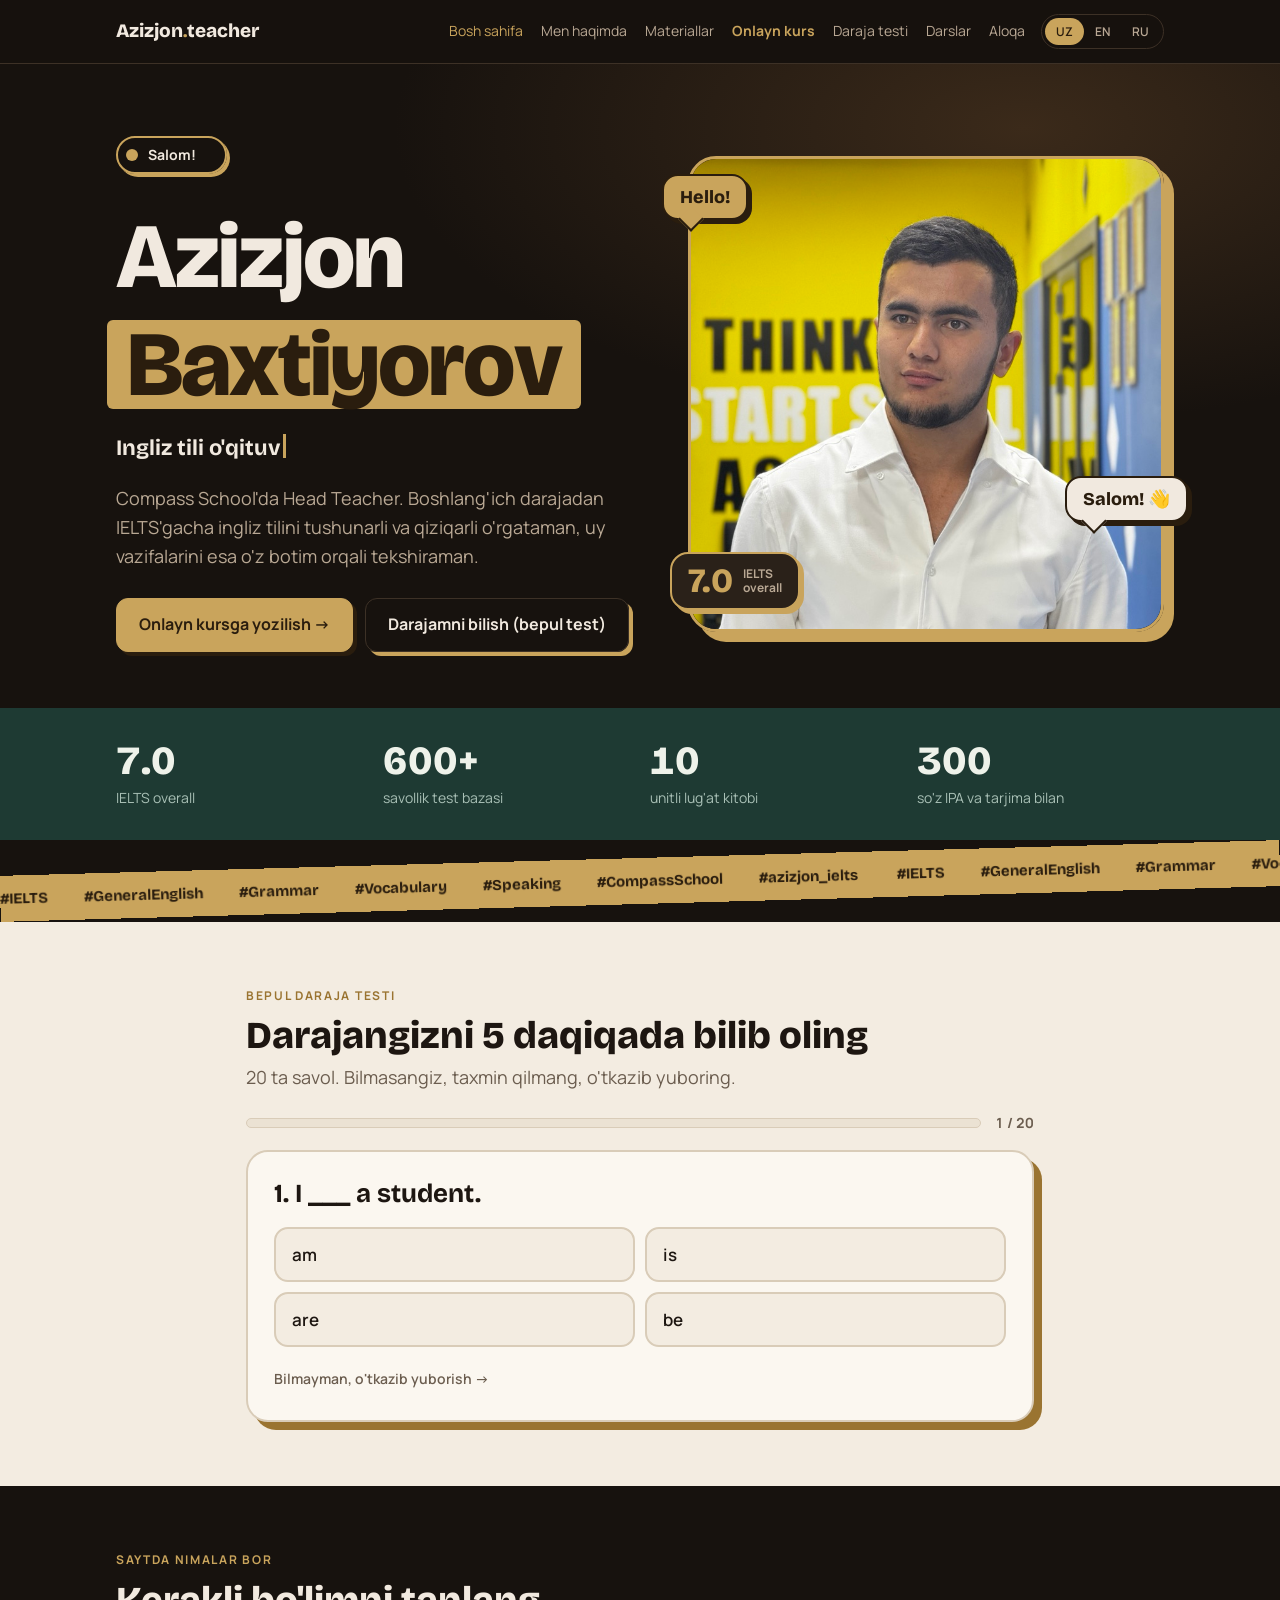
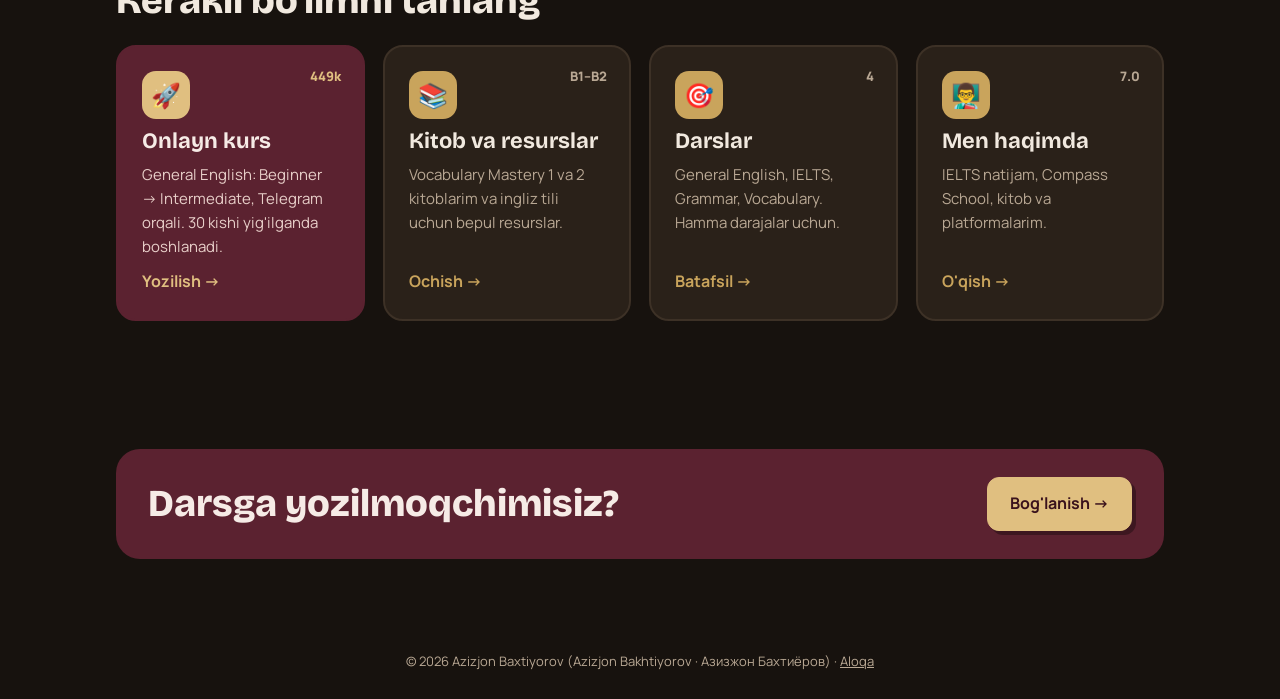
<file: index.html>
<!doctype html>
<html lang="uz">
<head>
<meta charset="utf-8">
<meta name="viewport" content="width=device-width, initial-scale=1, viewport-fit=cover">
<meta name="robots" content="index, follow">
<link rel="canonical" href="https://azizjon2220.github.io/">
<meta property="og:title" content="Azizjon Baxtiyorov — English & IELTS teacher">
<meta property="og:description" content="IELTS 7.0. Head Teacher at Compass School. Free English materials: grammar slides, reading packs, IELTS Writing and Speaking lessons.">
<meta property="og:url" content="https://azizjon2220.github.io/">
<meta property="og:type" content="website">
<script type="application/ld+json">{"@context":"https://schema.org","@type":"Person","name":"Azizjon Baxtiyorov","alternateName":["Azizjon Bakhtiyorov","Azizjon Baxtiyarov","Azizjon Bakhtiyarov","Baxtiyorov Azizjon","Азизжон Бахтиёров"],"jobTitle":"English & IELTS Teacher","worksFor":{"@type":"Organization","name":"Compass School"},"alumniOf":{"@type":"CollegeOrUniversity","name":"Millat Umidi University"},"url":"https://azizjon2220.github.io/","sameAs":["https://instagram.com/azizjon_ielts","https://t.me/fluent_english_byAzizjon","https://github.com/Azizjon2220"]}</script>
<title>Azizjon Baxtiyorov — English & IELTS teacher</title>
<meta name="description" content="Azizjon Baxtiyorov — ingliz tili va IELTS o'qituvchisi (IELTS 7.0), Compass School Head Teacher. Bepul materiallar, darslar va aloqa.">
<link rel="preconnect" href="https://fonts.googleapis.com">
<link rel="stylesheet" href="https://fonts.googleapis.com/css2?family=Bricolage+Grotesque:opsz,wght@12..96,500;12..96,700;12..96,800&family=Manrope:wght@400;500;600;700&display=swap">
<link rel="stylesheet" href="style.css?v=11">

</head>
<body>


<nav class="nav"><div class="wrap">
  <a class="logo" href="index.html">Azizjon<b>.</b>teacher</a>
  <div class="links">
    <a href="index.html" data-uz="Bosh sahifa" data-en="Home" data-ru="Главная" aria-current="page">Bosh sahifa</a>
    <a href="about.html" data-uz="Men haqimda" data-en="About" data-ru="Обо мне">Men haqimda</a>
    <a href="materials.html" data-uz="Materiallar" data-en="Materials" data-ru="Материалы">Materiallar</a>
    <a href="course.html" class="navcourse" data-uz="Onlayn kurs" data-en="Online course" data-ru="Онлайн-курс">Onlayn kurs</a>
    <a href="level-test.html" data-uz="Daraja testi" data-en="Level test" data-ru="Тест уровня">Daraja testi</a>
    <a href="lessons.html" data-uz="Darslar" data-en="Lessons" data-ru="Уроки">Darslar</a>
    <a href="contact.html" data-uz="Aloqa" data-en="Contact" data-ru="Контакты">Aloqa</a>
  </div>
  <div class="lang" role="group" aria-label="Language">
    <button id="lang-uz" aria-pressed="true">UZ</button>
    <button id="lang-en" aria-pressed="false">EN</button>
    <button id="lang-ru" aria-pressed="false">RU</button>
  </div>
</div></nav>

<header class="hero" id="top"><div class="wrap">
  <div>
    <div class="greet"><span class="dot" aria-hidden="true"></span><b id="greet">Salom!</b></div>
    <h1 aria-label="Azizjon Baxtiyorov"><i class="ch" style="--i:0;font-style:normal">A</i><i class="ch" style="--i:1;font-style:normal">z</i><i class="ch" style="--i:2;font-style:normal">i</i><i class="ch" style="--i:3;font-style:normal">z</i><i class="ch" style="--i:4;font-style:normal">j</i><i class="ch" style="--i:5;font-style:normal">o</i><i class="ch" style="--i:6;font-style:normal">n</i> <span><i class="ch" style="--i:7;font-style:normal">B</i><i class="ch" style="--i:8;font-style:normal">a</i><i class="ch" style="--i:9;font-style:normal">x</i><i class="ch" style="--i:10;font-style:normal">t</i><i class="ch" style="--i:11;font-style:normal">i</i><i class="ch" style="--i:12;font-style:normal">y</i><i class="ch" style="--i:13;font-style:normal">o</i><i class="ch" style="--i:14;font-style:normal">r</i><i class="ch" style="--i:15;font-style:normal">o</i><i class="ch" style="--i:16;font-style:normal">v</i></span></h1>
    <div class="typed" aria-live="off"><span id="typed"></span><i class="caret" aria-hidden="true"></i></div>
    <p class="lead" data-uz="Compass School'da Head Teacher. Boshlang'ich darajadan IELTS'gacha ingliz tilini tushunarli va qiziqarli o'rgataman, uy vazifalarini esa o'z botim orqali tekshiraman." data-en="Head Teacher at Compass School. I teach English from beginner level to IELTS in a clear, engaging way, and check homework through my own Telegram bot." data-ru="Head Teacher в Compass School. Преподаю английский от начального уровня до IELTS понятно и интересно, а домашние задания проверяю через свой Telegram-бот.">Compass School'da Head Teacher. Boshlang'ich darajadan IELTS'gacha ingliz tilini tushunarli va qiziqarli o'rgataman, uy vazifalarini esa o'z botim orqali tekshiraman.</p>
    <div class="ctas">
      <a class="btn primary" href="course.html" data-uz="Onlayn kursga yozilish →" data-en="Join the online course →" data-ru="Записаться на онлайн-курс →">Onlayn kursga yozilish →</a>
      <a class="btn" href="#test" data-uz="Darajamni bilish (bepul test)" data-en="Check my level (free test)" data-ru="Узнать свой уровень (тест)">Darajamni bilish (bepul test)</a>
    </div>
  </div>
  <figure class="photo">
    <div class="bubble b1" aria-hidden="true">Hello!</div>
    <div class="bubble b2" aria-hidden="true">Salom! 👋</div>
    <img src="img/azizjon-full.jpg" alt="Azizjon Baxtiyorov" width="750" height="1000">
    <a class="band-badge" href="about.html"><b>7.0</b><span>IELTS<br>overall</span></a>
  </figure>
</div></header>

<div class="stats t-forest"><div class="wrap">
  <div class="stat"><b>7.0</b><span data-uz="IELTS overall" data-en="IELTS overall" data-ru="IELTS overall">IELTS overall</span></div>
  <div class="stat"><b>600+</b><span data-uz="savollik test bazasi" data-en="question exam bank" data-ru="вопросов в базе тестов">savollik test bazasi</span></div>
  <div class="stat"><b>10</b><span data-uz="unitli lug'at kitobi" data-en="unit vocabulary book" data-ru="юнитов в книге по лексике">unitli lug'at kitobi</span></div>
  <div class="stat"><b>300</b><span data-uz="so'z IPA va tarjima bilan" data-en="words with IPA and translation" data-ru="слов с IPA и переводом">so'z IPA va tarjima bilan</span></div>
</div></div>

<div class="ticker" aria-hidden="true"><div>
  <span>#IELTS</span><span>#GeneralEnglish</span><span>#Grammar</span><span>#Vocabulary</span><span>#Speaking</span><span>#CompassSchool</span><span>#azizjon_ielts</span>
  <span>#IELTS</span><span>#GeneralEnglish</span><span>#Grammar</span><span>#Vocabulary</span><span>#Speaking</span><span>#CompassSchool</span><span>#azizjon_ielts</span>
</div></div>

<section id="test" class="t-ivory"><div class="wrap" style="max-width:820px">
  <div class="eyebrow" data-uz="Bepul daraja testi" data-en="Free level test" data-ru="Бесплатный тест уровня">Bepul daraja testi</div>
  <h2 style="margin:10px 0 6px" data-uz="Darajangizni 5 daqiqada bilib oling" data-en="Find your level in 5 minutes" data-ru="Узнайте свой уровень за 5 минут">Darajangizni 5 daqiqada bilib oling</h2>
  <p class="lead" style="margin:0 0 22px" data-uz="20 ta savol. Bilmasangiz, taxmin qilmang, o'tkazib yuboring." data-en="20 questions. If you don't know, skip instead of guessing." data-ru="20 вопросов. Если не знаете — пропустите, не угадывайте.">20 ta savol. Bilmasangiz, taxmin qilmang, o'tkazib yuboring.</p>
  <div id="lt-root"></div>
</div></section>
<section><div class="wrap">
  <div class="eyebrow" data-uz="Saytda nimalar bor" data-en="What's here" data-ru="Что есть на сайте">Saytda nimalar bor</div>
  <h2 style="margin:10px 0 24px" data-uz="Kerakli bo'limni tanlang" data-en="Pick a section" data-ru="Выберите раздел">Kerakli bo'limni tanlang</h2>
  <div class="hub">
    <a class="hcard hfeat" href="course.html"><span class="num">449k</span><span class="ic">🚀</span><h3 data-uz="Onlayn kurs" data-en="Online course" data-ru="Онлайн-курс">Onlayn kurs</h3><p data-uz="General English: Beginner → Intermediate, Telegram orqali. 30 kishi yig'ilganda boshlanadi." data-en="General English: Beginner → Intermediate on Telegram. Starts when 30 join." data-ru="General English: Beginner → Intermediate в Telegram. Старт, когда наберётся 30 человек.">General English: Beginner → Intermediate, Telegram orqali. 30 kishi yig'ilganda boshlanadi.</p><span class="go" data-uz="Yozilish →" data-en="Join →" data-ru="Записаться →">Yozilish →</span></a>
    <a class="hcard" href="materials.html"><span class="num">B1–B2</span><span class="ic">📚</span><h3 data-uz="Kitob va resurslar" data-en="Book and resources" data-ru="Книга и ресурсы">Kitob va resurslar</h3><p data-uz="Vocabulary Mastery 1 va 2 kitoblarim va ingliz tili uchun bepul resurslar." data-en="My Vocabulary Mastery book and free English resources." data-ru="Моя книга Vocabulary Mastery и бесплатные ресурсы по английскому.">Vocabulary Mastery 1 va 2 kitoblarim va ingliz tili uchun bepul resurslar.</p><span class="go" data-uz="Ochish →" data-en="Open →" data-ru="Открыть →">Ochish →</span></a>
    <a class="hcard" href="lessons.html"><span class="num">4</span><span class="ic">🎯</span><h3 data-uz="Darslar" data-en="Lessons" data-ru="Уроки">Darslar</h3><p data-uz="General English, IELTS, Grammar, Vocabulary. Hamma darajalar uchun." data-en="General English, IELTS, Grammar, Vocabulary. Every level." data-ru="General English, IELTS, грамматика, лексика. Все уровни.">General English, IELTS, Grammar, Vocabulary. Hamma darajalar uchun.</p><span class="go" data-uz="Batafsil →" data-en="Details →" data-ru="Подробнее →">Batafsil →</span></a>
    <a class="hcard" href="about.html"><span class="num">7.0</span><span class="ic">👨‍🏫</span><h3 data-uz="Men haqimda" data-en="About me" data-ru="Обо мне">Men haqimda</h3><p data-uz="IELTS natijam, Compass School, kitob va platformalarim." data-en="My IELTS score, Compass School, my book and platforms." data-ru="Мой балл IELTS, Compass School, моя книга и платформы.">IELTS natijam, Compass School, kitob va platformalarim.</p><span class="go" data-uz="O'qish →" data-en="Read →" data-ru="Читать →">O'qish →</span></a>
  </div>
</div></section>
<section><div class="wrap"><div class="cta-band t-oxblood">
  <h2 data-uz="Darsga yozilmoqchimisiz?" data-en="Want to join a class?" data-ru="Хотите записаться?">Darsga yozilmoqchimisiz?</h2>
  <a class="btn" href="contact.html" data-uz="Bog'lanish →" data-en="Get in touch →" data-ru="Связаться →">Bog'lanish →</a>
</div></div></section>
<footer>© 2026 Azizjon Baxtiyorov (Azizjon Bakhtiyorov · Азизжон Бахтиёров) · <a href="contact.html">Aloqa</a></footer>
<script src="site.js?v=9"></script>
<script src="lt.js?v=2"></script>
<script defer src="https://static.cloudflareinsights.com/beacon.min.js" data-cf-beacon='{"token": "0cc70d7316fb46289d7ab7a6349b8a6a"}'></script>
</body>
</html>
</file>
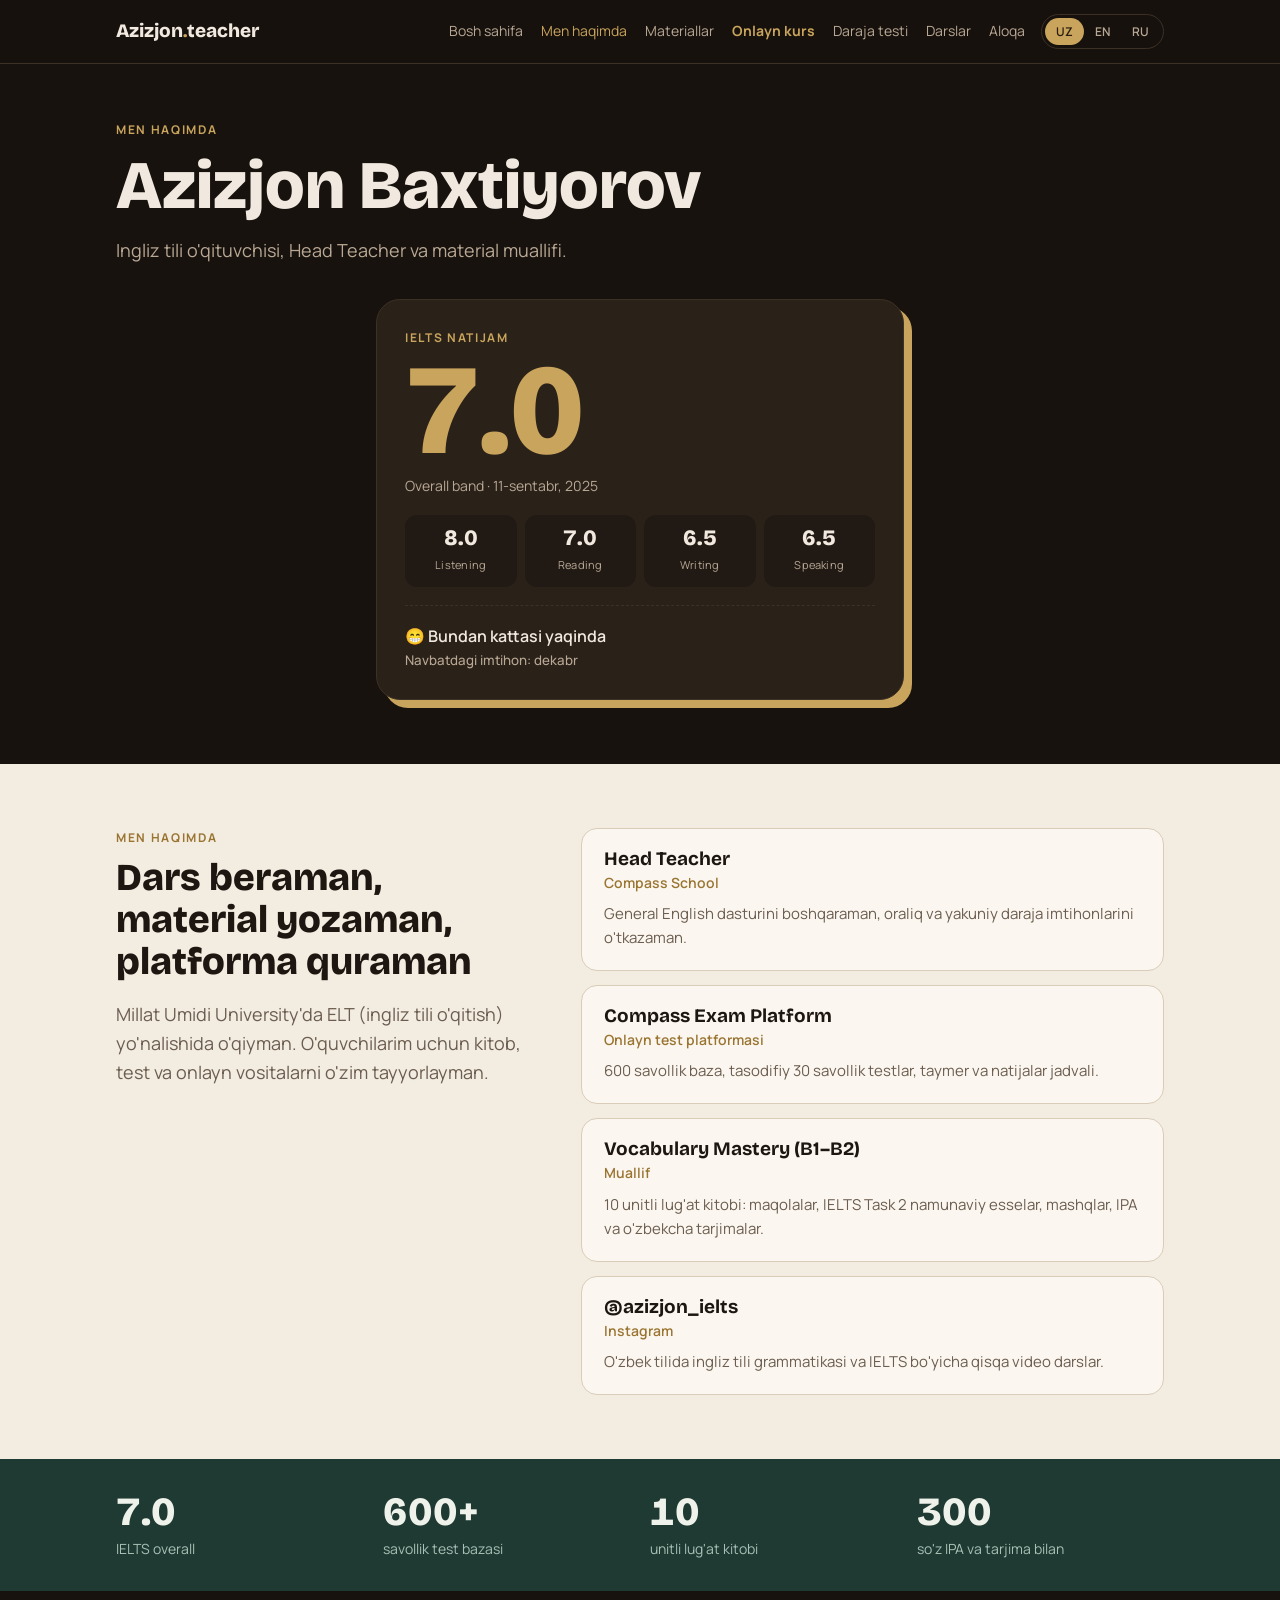
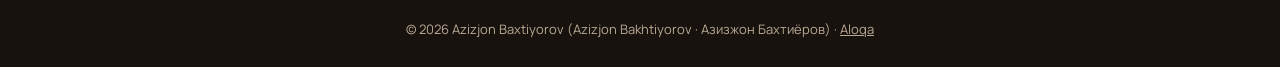
<file: about.html>
<!doctype html>
<html lang="uz">
<head>
<meta charset="utf-8">
<meta name="viewport" content="width=device-width, initial-scale=1, viewport-fit=cover">
<meta name="robots" content="index, follow">
<link rel="canonical" href="https://azizjon2220.github.io/about.html">
<meta property="og:title" content="Azizjon Baxtiyorov — English & IELTS teacher">
<meta property="og:description" content="IELTS 7.0. Head Teacher at Compass School. Free English materials: grammar slides, reading packs, IELTS Writing and Speaking lessons.">
<meta property="og:url" content="https://azizjon2220.github.io/">
<meta property="og:type" content="website">
<script type="application/ld+json">{"@context":"https://schema.org","@type":"Person","name":"Azizjon Baxtiyorov","jobTitle":"English & IELTS Teacher","worksFor":{"@type":"Organization","name":"Compass School"},"alumniOf":{"@type":"CollegeOrUniversity","name":"Millat Umidi University"},"url":"https://azizjon2220.github.io/","sameAs":["https://instagram.com/azizjon_ielts","https://t.me/fluent_english_byAzizjon","https://github.com/Azizjon2220"]}</script>
<title>Men haqimda — Azizjon Baxtiyorov</title>
<meta name="description" content="Azizjon Baxtiyorov: IELTS 7.0, Compass School Head Teacher, Millat Umidi University, Vocabulary Mastery kitobi muallifi.">
<link rel="preconnect" href="https://fonts.googleapis.com">
<link rel="stylesheet" href="https://fonts.googleapis.com/css2?family=Bricolage+Grotesque:opsz,wght@12..96,500;12..96,700;12..96,800&family=Manrope:wght@400;500;600;700&display=swap">
<link rel="stylesheet" href="style.css?v=11">

</head>
<body>


<nav class="nav"><div class="wrap">
  <a class="logo" href="index.html">Azizjon<b>.</b>teacher</a>
  <div class="links">
    <a href="index.html" data-uz="Bosh sahifa" data-en="Home" data-ru="Главная">Bosh sahifa</a>
    <a href="about.html" data-uz="Men haqimda" data-en="About" data-ru="Обо мне" aria-current="page">Men haqimda</a>
    <a href="materials.html" data-uz="Materiallar" data-en="Materials" data-ru="Материалы">Materiallar</a>
    <a href="course.html" class="navcourse" data-uz="Onlayn kurs" data-en="Online course" data-ru="Онлайн-курс">Onlayn kurs</a>
    <a href="level-test.html" data-uz="Daraja testi" data-en="Level test" data-ru="Тест уровня">Daraja testi</a>
    <a href="lessons.html" data-uz="Darslar" data-en="Lessons" data-ru="Уроки">Darslar</a>
    <a href="contact.html" data-uz="Aloqa" data-en="Contact" data-ru="Контакты">Aloqa</a>
  </div>
  <div class="lang" role="group" aria-label="Language">
    <button id="lang-uz" aria-pressed="true">UZ</button>
    <button id="lang-en" aria-pressed="false">EN</button>
    <button id="lang-ru" aria-pressed="false">RU</button>
  </div>
</div></nav>

<header class="pagehead"><div class="wrap">
  <div class="eyebrow" data-uz="Men haqimda" data-en="About me" data-ru="Обо мне">Men haqimda</div>
  <h1 data-uz="Azizjon Baxtiyorov" data-en="Azizjon Baxtiyorov" data-ru="Азизжон Бахтиёров">Azizjon Baxtiyorov</h1>
  <p data-uz="Ingliz tili o'qituvchisi, Head Teacher va material muallifi." data-en="English teacher, Head Teacher and materials author." data-ru="Преподаватель английского, Head Teacher и автор учебных материалов.">Ingliz tili o'qituvchisi, Head Teacher va material muallifi.</p>
</div></header>
<section style="padding-top:8px"><div class="wrap" style="max-width:560px">
  <aside class="score" aria-label="IELTS">
    
    <div class="eyebrow" data-uz="IELTS natijam" data-en="My IELTS score" data-ru="Мой балл IELTS">IELTS natijam</div>
    <div class="band">7.0</div>
    <div class="label">Overall band · <span data-uz="11-sentabr, 2025" data-en="11 September 2025" data-ru="11 сентября 2025">11-sentabr, 2025</span></div>
    <div class="subs">
      <div><b>8.0</b><span>Listening</span></div>
      <div><b>7.0</b><span>Reading</span></div>
      <div><b>6.5</b><span>Writing</span></div>
      <div><b>6.5</b><span>Speaking</span></div>
    </div>
    <div class="soon">😁 <span data-uz="Bundan kattasi yaqinda" data-en="A bigger score is coming soon" data-ru="Скоро будет балл выше">Bundan kattasi yaqinda</span>
      <small data-uz="Navbatdagi imtihon: dekabr" data-en="Next test: December" data-ru="Следующий экзамен: декабрь">Navbatdagi imtihon: dekabr</small></div>
  </aside>
</div></section>
<section id="about" class="t-ivory"><div class="wrap grid2">
  <div>
    <div class="eyebrow" data-uz="Men haqimda" data-en="About me" data-ru="Обо мне">Men haqimda</div>
    <h2 style="margin-top:10px" data-uz="Dars beraman, material yozaman, platforma quraman" data-en="I teach, write materials and build tools" data-ru="Преподаю, пишу материалы и создаю инструменты">Dars beraman, material yozaman, platforma quraman</h2>
    <p class="lead" data-uz="Millat Umidi University'da ELT (ingliz tili o'qitish) yo'nalishida o'qiyman. O'quvchilarim uchun kitob, test va onlayn vositalarni o'zim tayyorlayman." data-en="I study English Language Teaching (ELT) at Millat Umidi University and build my own books, tests and online tools for my students." data-ru="Учусь по направлению ELT (преподавание английского) в Millat Umidi University и сам создаю книги, тесты и онлайн-инструменты для своих учеников.">Millat Umidi University'da ELT (ingliz tili o'qitish) yo'nalishida o'qiyman. O'quvchilarim uchun kitob, test va onlayn vositalarni o'zim tayyorlayman.</p>
  </div>
  <div class="tl">
    <div class="job reveal"><h3>Head Teacher</h3><div class="org">Compass School</div>
      <p data-uz="General English dasturini boshqaraman, oraliq va yakuniy daraja imtihonlarini o'tkazaman." data-en="I lead the General English programme and run midterm and final level exams." data-ru="Руковожу программой General English и провожу промежуточные и итоговые экзамены.">General English dasturini boshqaraman, oraliq va yakuniy daraja imtihonlarini o'tkazaman.</p></div>
    <div class="job reveal"><h3>Compass Exam Platform</h3><div class="org" data-uz="Onlayn test platformasi" data-en="Online exam platform" data-ru="Онлайн-платформа для экзаменов">Onlayn test platformasi</div>
      <p data-uz="600 savollik baza, tasodifiy 30 savollik testlar, taymer va natijalar jadvali." data-en="600-question bank, random 30-question tests, a timer and exportable results." data-ru="База из 600 вопросов, случайные тесты по 30 вопросов, таймер и выгрузка результатов.">600 savollik baza, tasodifiy 30 savollik testlar, taymer va natijalar jadvali.</p></div>
    <div class="job reveal"><h3>Vocabulary Mastery (B1–B2)</h3><div class="org" data-uz="Muallif" data-en="Author" data-ru="Автор">Muallif</div>
      <p data-uz="10 unitli lug'at kitobi: maqolalar, IELTS Task 2 namunaviy esselar, mashqlar, IPA va o'zbekcha tarjimalar." data-en="10-unit vocabulary book with articles, IELTS Task 2 model essays, exercises, IPA and Uzbek translations." data-ru="Книга по лексике из 10 юнитов: статьи, образцы эссе IELTS Task 2, упражнения, IPA и перевод на узбекский.">10 unitli lug'at kitobi: maqolalar, IELTS Task 2 namunaviy esselar, mashqlar, IPA va o'zbekcha tarjimalar.</p></div>
    <div class="job reveal"><h3>@azizjon_ielts</h3><div class="org">Instagram</div>
      <p data-uz="O'zbek tilida ingliz tili grammatikasi va IELTS bo'yicha qisqa video darslar." data-en="Short Uzbek-language videos on English grammar and IELTS." data-ru="Короткие видео на узбекском по грамматике английского и IELTS.">O'zbek tilida ingliz tili grammatikasi va IELTS bo'yicha qisqa video darslar.</p></div>
  </div>
</div></section>

<div class="stats t-forest"><div class="wrap">
  <div class="stat"><b>7.0</b><span data-uz="IELTS overall" data-en="IELTS overall" data-ru="IELTS overall">IELTS overall</span></div>
  <div class="stat"><b>600+</b><span data-uz="savollik test bazasi" data-en="question exam bank" data-ru="вопросов в базе тестов">savollik test bazasi</span></div>
  <div class="stat"><b>10</b><span data-uz="unitli lug'at kitobi" data-en="unit vocabulary book" data-ru="юнитов в книге по лексике">unitli lug'at kitobi</span></div>
  <div class="stat"><b>300</b><span data-uz="so'z IPA va tarjima bilan" data-en="words with IPA and translation" data-ru="слов с IPA и переводом">so'z IPA va tarjima bilan</span></div>
</div></div>

<footer>© 2026 Azizjon Baxtiyorov (Azizjon Bakhtiyorov · Азизжон Бахтиёров) · <a href="contact.html">Aloqa</a></footer>
<script src="site.js?v=9"></script>
<script defer src="https://static.cloudflareinsights.com/beacon.min.js" data-cf-beacon='{"token": "0cc70d7316fb46289d7ab7a6349b8a6a"}'></script>
</body>
</html>
</file>
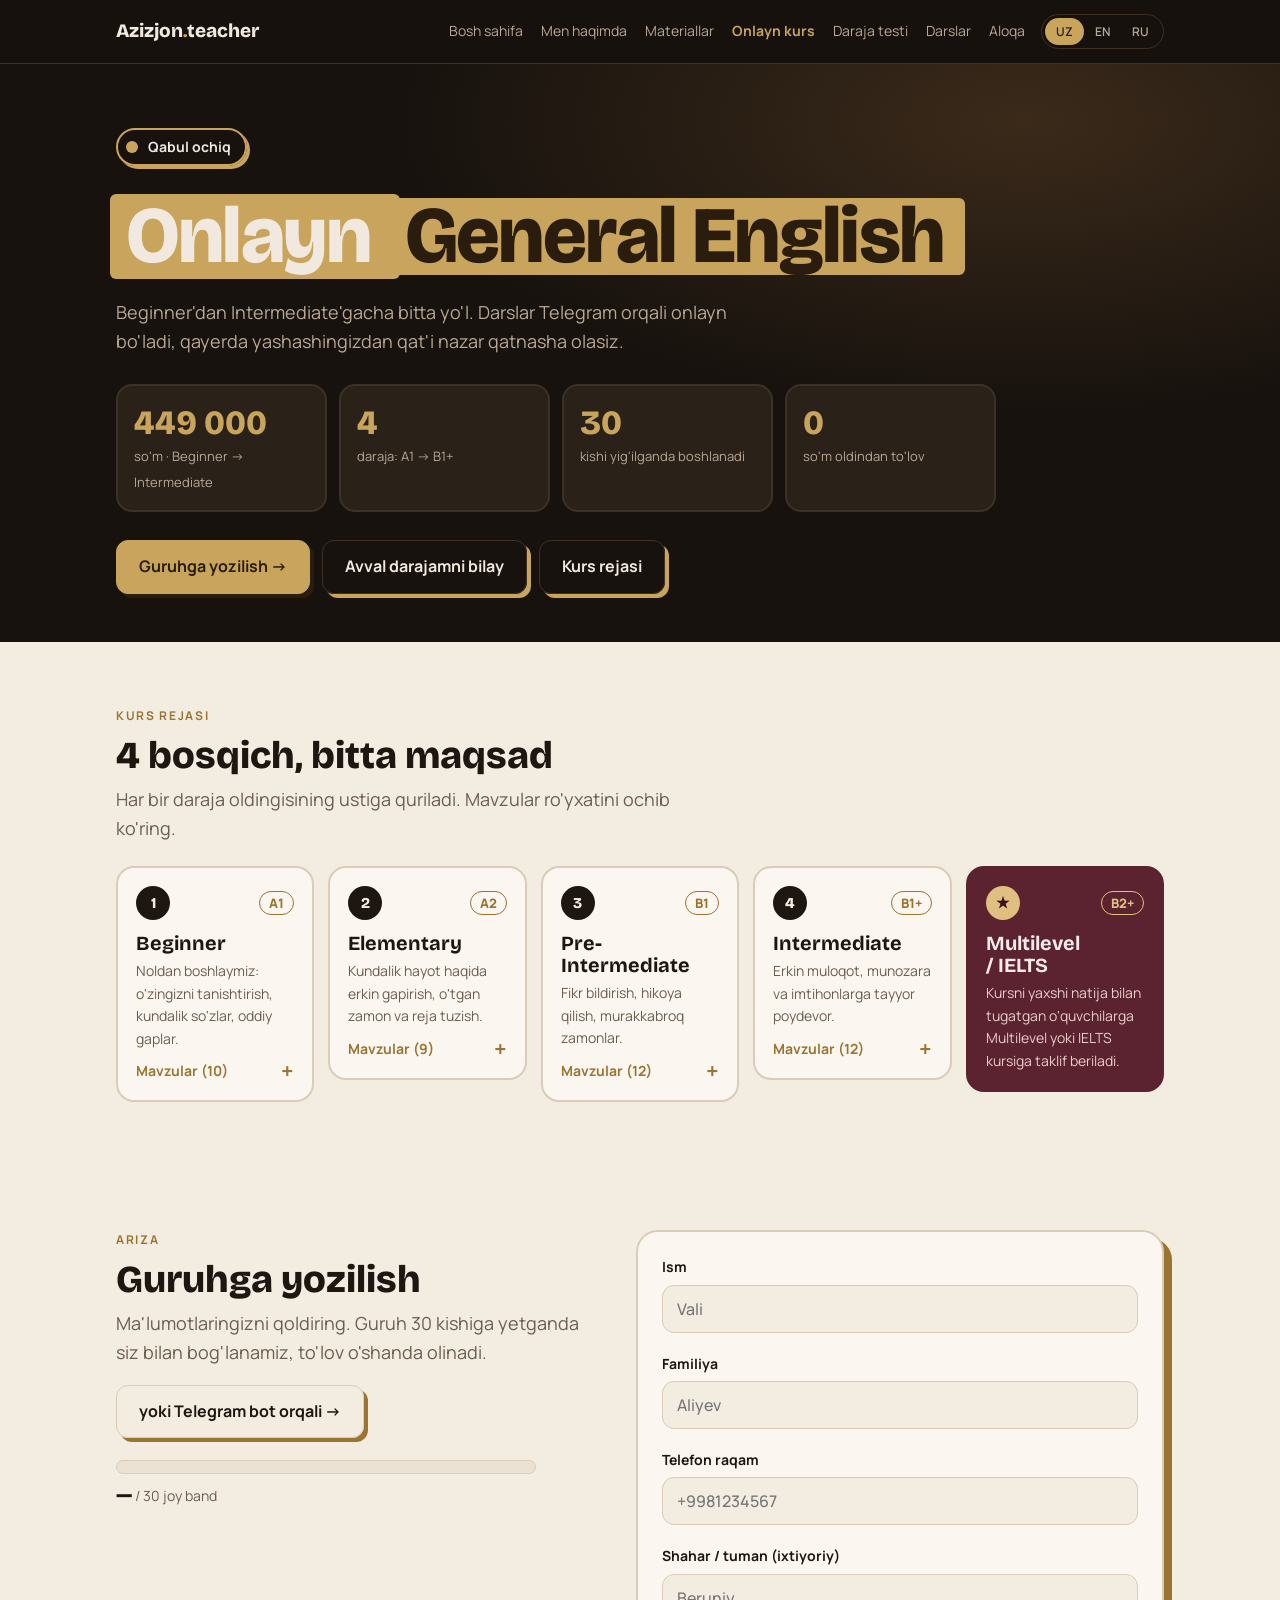
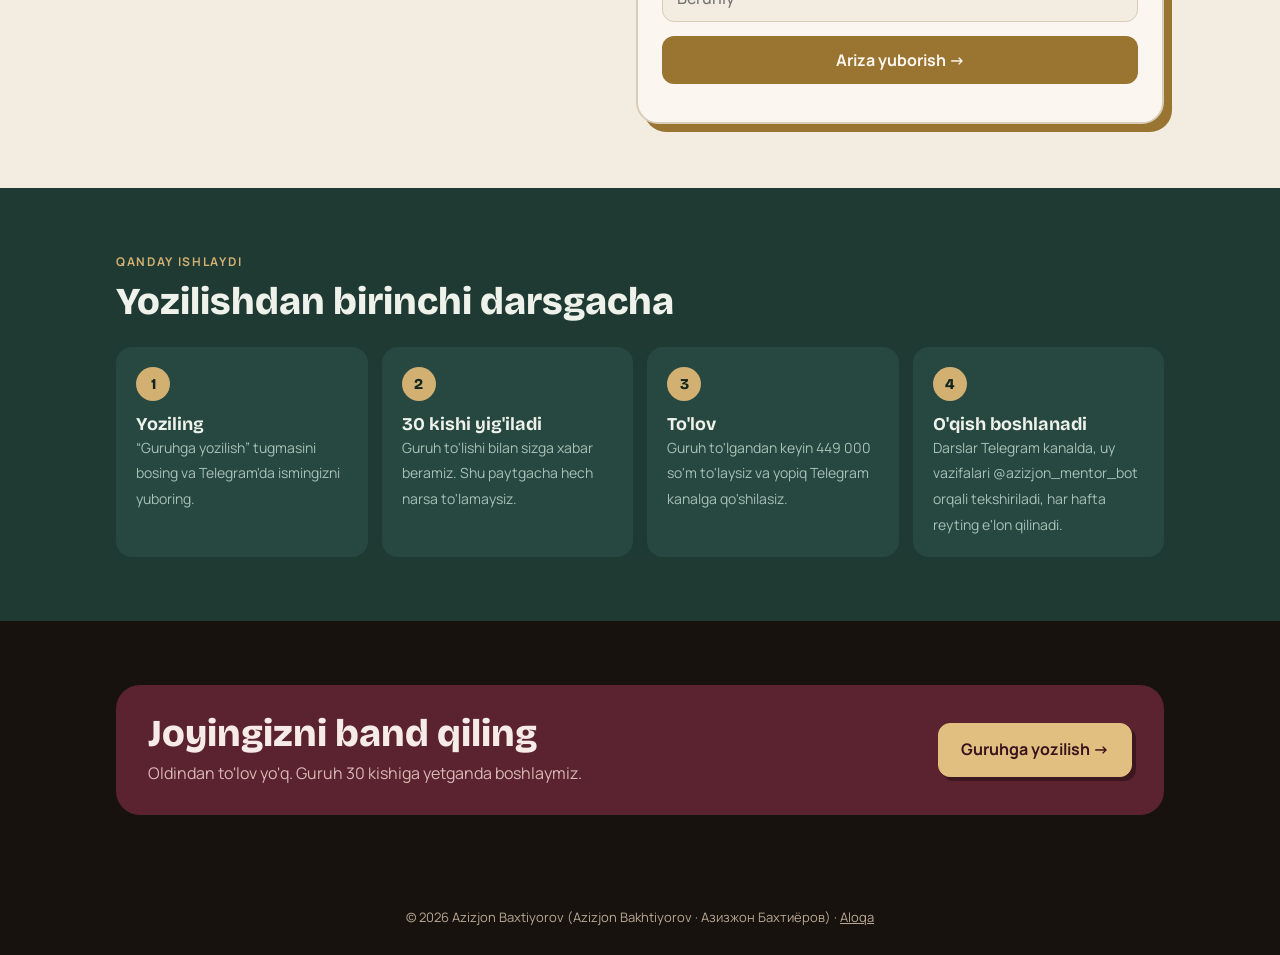
<file: course.html>
<!doctype html>
<html lang="uz">
<head>
<meta charset="utf-8">
<meta name="viewport" content="width=device-width, initial-scale=1, viewport-fit=cover">
<meta name="robots" content="index, follow">
<link rel="canonical" href="https://azizjon2220.github.io/course.html">
<meta property="og:title" content="Azizjon Baxtiyorov — English & IELTS teacher">
<meta property="og:description" content="IELTS 7.0. Head Teacher at Compass School. Free English materials: grammar slides, reading packs, IELTS Writing and Speaking lessons.">
<meta property="og:url" content="https://azizjon2220.github.io/">
<meta property="og:type" content="website">
<script type="application/ld+json">{"@context":"https://schema.org","@type":"Person","name":"Azizjon Baxtiyorov","jobTitle":"English & IELTS Teacher","worksFor":{"@type":"Organization","name":"Compass School"},"alumniOf":{"@type":"CollegeOrUniversity","name":"Millat Umidi University"},"url":"https://azizjon2220.github.io/","sameAs":["https://instagram.com/azizjon_ielts","https://t.me/fluent_english_byAzizjon","https://github.com/Azizjon2220"]}</script>
<title>Onlayn General English kursi — Azizjon Baxtiyorov</title>
<meta name="description" content="Onlayn General English kursi: Beginner'dan Intermediate'gacha, Telegram orqali. Narxi 449 000 so'm. 30 kishi yig'ilganda boshlanadi, to'lov guruh to'lgandan keyin.">
<link rel="preconnect" href="https://fonts.googleapis.com">
<link rel="stylesheet" href="https://fonts.googleapis.com/css2?family=Bricolage+Grotesque:opsz,wght@12..96,500;12..96,700;12..96,800&family=Manrope:wght@400;500;600;700&display=swap">
<link rel="stylesheet" href="style.css?v=11">

</head>
<body>


<nav class="nav"><div class="wrap">
  <a class="logo" href="index.html">Azizjon<b>.</b>teacher</a>
  <div class="links">
    <a href="index.html" data-uz="Bosh sahifa" data-en="Home" data-ru="Главная">Bosh sahifa</a>
    <a href="about.html" data-uz="Men haqimda" data-en="About" data-ru="Обо мне">Men haqimda</a>
    <a href="materials.html" data-uz="Materiallar" data-en="Materials" data-ru="Материалы">Materiallar</a>
    <a href="course.html" class="navcourse" data-uz="Onlayn kurs" data-en="Online course" data-ru="Онлайн-курс" aria-current="page">Onlayn kurs</a>
    <a href="level-test.html" data-uz="Daraja testi" data-en="Level test" data-ru="Тест уровня">Daraja testi</a>
    <a href="lessons.html" data-uz="Darslar" data-en="Lessons" data-ru="Уроки">Darslar</a>
    <a href="contact.html" data-uz="Aloqa" data-en="Contact" data-ru="Контакты">Aloqa</a>
  </div>
  <div class="lang" role="group" aria-label="Language">
    <button id="lang-uz" aria-pressed="true">UZ</button>
    <button id="lang-en" aria-pressed="false">EN</button>
    <button id="lang-ru" aria-pressed="false">RU</button>
  </div>
</div></nav>

<header class="hero course-hero"><div class="wrap" style="display:block">
  <div class="greet"><span class="dot" aria-hidden="true"></span><b data-uz="Qabul ochiq" data-en="Enrollment open" data-ru="Набор открыт">Qabul ochiq</b></div>
  <h1 style="margin-top:6px"><span style="display:inline;color:var(--fg);background:none">Onlayn </span><span>General English</span></h1>
  <p class="lead" data-uz="Beginner'dan Intermediate'gacha bitta yo'l. Darslar Telegram orqali onlayn bo'ladi, qayerda yashashingizdan qat'i nazar qatnasha olasiz." data-en="One path from Beginner to Intermediate. Lessons run online through Telegram, so you can join from anywhere." data-ru="Один путь от Beginner до Intermediate. Занятия проходят онлайн в Telegram, поэтому присоединиться можно из любого места.">Beginner'dan Intermediate'gacha bitta yo'l. Darslar Telegram orqali onlayn bo'ladi, qayerda yashashingizdan qat'i nazar qatnasha olasiz.</p>
  <div class="facts">
    <div><b>449 000</b><span data-uz="so'm · Beginner → Intermediate" data-en="UZS · Beginner → Intermediate" data-ru="сум · Beginner → Intermediate">so'm · Beginner → Intermediate</span></div>
    <div><b>4</b><span data-uz="daraja: A1 → B1+" data-en="levels: A1 → B1+" data-ru="уровня: A1 → B1+">daraja: A1 → B1+</span></div>
    <div><b>30</b><span data-uz="kishi yig'ilganda boshlanadi" data-en="students needed to start" data-ru="человек — и начинаем">kishi yig'ilganda boshlanadi</span></div>
    <div><b>0</b><span data-uz="so'm oldindan to'lov" data-en="UZS paid upfront" data-ru="сум предоплаты">so'm oldindan to'lov</span></div>
  </div>
  <div class="ctas">
    <a class="btn primary" href="#apply" data-uz="Guruhga yozilish →" data-en="Join the group →" data-ru="Записаться в группу →">Guruhga yozilish →</a>
    <a class="btn" href="level-test.html" data-uz="Avval darajamni bilay" data-en="Check my level first" data-ru="Сначала узнать уровень">Avval darajamni bilay</a>
    <a class="btn" href="#plan" data-uz="Kurs rejasi" data-en="Course plan" data-ru="План курса">Kurs rejasi</a>
  </div>
</div></header>

<section id="plan" class="t-ivory"><div class="wrap">
  <div class="eyebrow" data-uz="Kurs rejasi" data-en="Course plan" data-ru="План курса">Kurs rejasi</div>
  <h2 style="margin:10px 0 8px" data-uz="4 bosqich, bitta maqsad" data-en="4 stages, one goal" data-ru="4 этапа, одна цель">4 bosqich, bitta maqsad</h2>
  <p class="lead" style="margin-top:0" data-uz="Har bir daraja oldingisining ustiga quriladi. Mavzular ro'yxatini ochib ko'ring." data-en="Each level builds on the one before. Open a level to see its topics." data-ru="Каждый уровень опирается на предыдущий. Откройте уровень, чтобы увидеть темы.">Har bir daraja oldingisining ustiga quriladi. Mavzular ro'yxatini ochib ko'ring.</p>
  <div class="path">
    <article class="lvl reveal">
      <div class="lvl-top"><span class="step">1</span><span class="cefr">A1</span></div>
      <h3>Beginner</h3>
      <p>Noldan boshlaymiz: o'zingizni tanishtirish, kundalik so'zlar, oddiy gaplar.</p>
      <details><summary data-uz="Mavzular (10)" data-en="Topics (10)" data-ru="Темы (10)">Mavzular (10)</summary><ul><li>Hello! Tanishuv</li><li>What's this? Narsalar</li><li>I've got… Oila va narsalar</li><li>I live in Tashkent: joylar</li><li>I never get up late: kun tartibi</li><li>There's a park: shahar</li><li>I can swim: qobiliyatlar</li><li>I was a happy child: o'tgan zamon (was/were)</li><li>We went to Samarkand: Past Simple</li><li>I'm going to travel: rejalar</li></ul></details>
    </article>
    <article class="lvl reveal">
      <div class="lvl-top"><span class="step">2</span><span class="cefr">A2</span></div>
      <h3>Elementary</h3>
      <p>Kundalik hayot haqida erkin gapirish, o'tgan zamon va reja tuzish.</p>
      <details><summary data-uz="Mavzular (9)" data-en="Topics (9)" data-ru="Темы (9)">Mavzular (9)</summary><ul><li>Present Simple va kundalik odatlar</li><li>Frequency: always, hardly ever</li><li>There is / there are</li><li>Can / could</li><li>Past Simple: savol va inkor</li><li>Countable / uncountable: some, any</li><li>Comparatives: bigger, better</li><li>going to: rejalar</li><li>Present Perfect: Have you ever…?</li></ul></details>
    </article>
    <article class="lvl reveal">
      <div class="lvl-top"><span class="step">3</span><span class="cefr">B1</span></div>
      <h3>Pre-Intermediate</h3>
      <p>Fikr bildirish, hikoya qilish, murakkabroq zamonlar.</p>
      <details><summary data-uz="Mavzular (12)" data-en="Topics (12)" data-ru="Темы (12)">Mavzular (12)</summary><ul><li>Question forms</li><li>Present Simple & Continuous, relative clauses</li><li>Past Simple & Continuous</li><li>-ing / to, going to</li><li>Articles & quantifiers</li><li>Comparisons, Present Perfect vs Past</li><li>will / might: bashoratlar</li><li>Ability, obligation, permission</li><li>First conditional</li><li>Passive voice</li><li>Second conditional, used to</li><li>Present Perfect: for / since</li></ul></details>
    </article>
    <article class="lvl reveal">
      <div class="lvl-top"><span class="step">4</span><span class="cefr">B1+</span></div>
      <h3>Intermediate</h3>
      <p>Erkin muloqot, munozara va imtihonlarga tayyor poydevor.</p>
      <details><summary data-uz="Mavzular (12)" data-en="Topics (12)" data-ru="Темы (12)">Mavzular (12)</summary><ul><li>Present tenses & state verbs</li><li>Narrative tenses</li><li>Modal verbs: ability, possibility</li><li>will / going to: probability</li><li>-ing / infinitive</li><li>Relative clauses, Present Perfect Continuous</li><li>used to / would</li><li>Real & unreal conditionals</li><li>Deduction & speculation</li><li>Passive & articles</li><li>Third conditional, should have</li><li>Reported speech</li></ul></details>
    </article>
    <article class="lvl lvl-next reveal">
      <div class="lvl-top"><span class="step">★</span><span class="cefr">B2+</span></div>
      <h3>Multilevel / IELTS</h3>
      <p data-uz="Kursni yaxshi natija bilan tugatgan o'quvchilarga Multilevel yoki IELTS kursiga taklif beriladi." data-en="Students who finish the course with strong results are invited to the Multilevel or IELTS course." data-ru="Ученикам, успешно окончившим курс, предлагается курс Multilevel или IELTS.">Kursni yaxshi natija bilan tugatgan o'quvchilarga Multilevel yoki IELTS kursiga taklif beriladi.</p>
    </article>
  </div>
</div></section>


<section id="apply" class="t-ivory"><div class="wrap apply-wrap">
  <div>
    <div class="eyebrow" data-uz="Ariza" data-en="Application" data-ru="Заявка">Ariza</div>
    <h2 style="margin:10px 0 8px" data-uz="Guruhga yozilish" data-en="Join the group" data-ru="Записаться в группу">Guruhga yozilish</h2>
    <p class="lead" style="margin-top:0" data-uz="Ma'lumotlaringizni qoldiring. Guruh 30 kishiga yetganda siz bilan bog'lanamiz, to'lov o'shanda olinadi." data-en="Leave your details. We'll contact you when the group reaches 30; payment is taken then." data-ru="Оставьте свои данные. Мы свяжемся с вами, когда группа наберёт 30 человек; оплата — только тогда.">Ma'lumotlaringizni qoldiring. Guruh 30 kishiga yetganda siz bilan bog'lanamiz, to'lov o'shanda olinadi.</p>
    <p style="margin:14px 0 0"><a class="btn" href="https://t.me/azizjon_kurs_bot" target="_blank" rel="noopener" data-uz="yoki Telegram bot orqali →" data-en="or via the Telegram bot →" data-ru="или через Telegram-бот →">yoki Telegram bot orqali →</a></p>
    <div class="meter" aria-live="polite"><div class="bar"><i id="fill" style="width:0%"></i></div><div class="mtext"><b id="cnt">—</b> / 30 <span data-uz="joy band" data-en="seats taken" data-ru="мест занято">joy band</span></div></div>
  </div>
  <form id="appform" class="aform" novalidate>
    <div class="f"><label for="f-first" data-uz="Ism" data-en="First name" data-ru="Имя">Ism</label><input id="f-first" name="first" autocomplete="given-name" placeholder="Vali" required><small class="err" id="e-first"></small></div>
    <div class="f"><label for="f-last" data-uz="Familiya" data-en="Last name" data-ru="Фамилия">Familiya</label><input id="f-last" name="last" autocomplete="family-name" placeholder="Aliyev" required><small class="err" id="e-last"></small></div>
    <div class="f"><label for="f-phone" data-uz="Telefon raqam" data-en="Phone number" data-ru="Номер телефона">Telefon raqam</label><input id="f-phone" name="phone" type="tel" inputmode="tel" autocomplete="tel" placeholder="+9981234567" required><small class="err" id="e-phone"></small></div>
    <div class="f"><label for="f-city" data-uz="Shahar / tuman (ixtiyoriy)" data-en="City (optional)" data-ru="Город (необязательно)">Shahar / tuman (ixtiyoriy)</label><input id="f-city" name="city" autocomplete="address-level2" placeholder="Beruniy"></div>
    <input class="hp" style="position:absolute;left:-9999px;width:1px;height:1px;opacity:0" id="f-website" name="website" tabindex="-1" autocomplete="off" aria-hidden="true">
    <button class="btn primary" type="submit" id="f-send" data-uz="Ariza yuborish →" data-en="Send application →" data-ru="Отправить заявку →">Ariza yuborish →</button>
    <p class="formmsg" id="formmsg" role="status"></p>
  </form>
</div></section>

<section class="t-forest"><div class="wrap">
  <div class="eyebrow" data-uz="Qanday ishlaydi" data-en="How it works" data-ru="Как это работает">Qanday ishlaydi</div>
  <h2 style="margin:10px 0 24px" data-uz="Yozilishdan birinchi darsgacha" data-en="From sign-up to the first lesson" data-ru="От записи до первого урока">Yozilishdan birinchi darsgacha</h2>
  <ol class="steps">
    <li><b data-uz="Yoziling" data-en="Sign up" data-ru="Запишитесь">Yoziling</b><span data-uz="“Guruhga yozilish” tugmasini bosing va Telegram'da ismingizni yuboring." data-en="Tap “Join the group” and send your name on Telegram." data-ru="Нажмите «Записаться в группу» и оставьте свои данные.">“Guruhga yozilish” tugmasini bosing va Telegram'da ismingizni yuboring.</span></li>
    <li><b data-uz="30 kishi yig'iladi" data-en="We reach 30" data-ru="Набираем 30 человек">30 kishi yig'iladi</b><span data-uz="Guruh to'lishi bilan sizga xabar beramiz. Shu paytgacha hech narsa to'lamaysiz." data-en="We message you when the group is full. You pay nothing before that." data-ru="Когда группа заполнится, мы вам напишем. До этого вы ничего не платите.">Guruh to'lishi bilan sizga xabar beramiz. Shu paytgacha hech narsa to'lamaysiz.</span></li>
    <li><b data-uz="To'lov" data-en="Payment" data-ru="Оплата">To'lov</b><span data-uz="Guruh to'lgandan keyin 449 000 so'm to'laysiz va yopiq Telegram kanalga qo'shilasiz." data-en="Once the group is full you pay 449,000 UZS and join the private Telegram channel." data-ru="Когда группа заполнится, вы оплачиваете 449 000 сум и попадаете в закрытый Telegram-канал.">Guruh to'lgandan keyin 449 000 so'm to'laysiz va yopiq Telegram kanalga qo'shilasiz.</span></li>
    <li><b data-uz="O'qish boshlanadi" data-en="Classes begin" data-ru="Начало занятий">O'qish boshlanadi</b><span data-uz="Darslar Telegram kanalda, uy vazifalari @azizjon_mentor_bot orqali tekshiriladi, har hafta reyting e'lon qilinadi." data-en="Lessons in the Telegram channel, homework checked through @azizjon_mentor_bot, weekly leaderboard." data-ru="Уроки в Telegram-канале, домашние задания проверяются через @azizjon_mentor_bot, еженедельный рейтинг.">Darslar Telegram kanalda, uy vazifalari @azizjon_mentor_bot orqali tekshiriladi, har hafta reyting e'lon qilinadi.</span></li>
  </ol>
</div></section>

<section><div class="wrap"><div class="cta-band t-oxblood">
  <div><h2 data-uz="Joyingizni band qiling" data-en="Save your seat" data-ru="Забронируйте место">Joyingizni band qiling</h2>
  <p style="margin:6px 0 0;color:var(--muted)" data-uz="Oldindan to'lov yo'q. Guruh 30 kishiga yetganda boshlaymiz." data-en="No upfront payment. We start when the group reaches 30." data-ru="Без предоплаты. Начинаем, когда наберётся 30 человек.">Oldindan to'lov yo'q. Guruh 30 kishiga yetganda boshlaymiz.</p></div>
  <a class="btn" href="#apply" data-uz="Guruhga yozilish →" data-en="Join the group →" data-ru="Записаться в группу →">Guruhga yozilish →</a>
</div></div></section>
<footer>© 2026 Azizjon Baxtiyorov (Azizjon Bakhtiyorov · Азизжон Бахтиёров) · <a href="contact.html">Aloqa</a></footer>
<script src="site.js?v=9"></script>
<script>
(function(){
  var API="https://azizjon-apply.azizjonielts.workers.dev";
  var OPS=["20","33","50","55","77","88","90","91","93","94","95","97","98","99"];
  function normPhone(r){var d=String(r||"").replace(/\D/g,"");if(d.length===9)d="998"+d;if(!/^998\d{9}$/.test(d))return null;if(OPS.indexOf(d.slice(3,5))<0)return null;if(/^(\d)\1+$/.test(d.slice(5)))return null;return "+"+d;}
  function checkName(r){var s=String(r||"").trim().replace(/\s+/g," ");if(s.length<2||s.length>30)return null;if(!/^[A-Za-zА-Яа-яЁёЎўҚқҒғҲҳʻʼ'’`\- ]+$/.test(s))return null;var l=s.toLowerCase().replace(/[^a-zа-яёўқғҳ]/g,"");if(l.length<2)return null;var v=(l.match(/[aeiouyаеёиоуўэюяы]/g)||[]).length;if(!v||v/l.length<0.25)return null;if(/[^aeiouyаеёиоуўэюяы'ʻʼ’`\- ]{5,}/i.test(s.toLowerCase()))return null;if(/(.)\1\1/i.test(l))return null;if(/(qwer|wert|erty|rtyu|asdf|sdfg|dfgh|fghj|ghjk|hjkl|zxcv|xcvb|cvbn|vbnm|test|йцук|фыва|ячсм)/.test(l))return null;return s;}
  function li(){var l=document.documentElement.lang;return l==="en"?1:l==="ru"?2:0;}
  var M={name:["Haqiqiy ism yozing (faqat harflar, masalan: Dilshod).","Please enter a real name (letters only, e.g. Dilshod).","Введите настоящее имя (только буквы, например: Dilshod)."],phone:["Raqamni to'liq yozing: +998 90 123 45 67","Enter a full Uzbek number: +998 90 123 45 67","Введите полный номер: +998 90 123 45 67"],ok:["✅ Arizangiz qabul qilindi! Guruh to'lganda siz bilan bog'lanamiz.","✅ Application received! We'll contact you when the group is full.","✅ Заявка принята! Мы свяжемся с вами, когда группа наберётся."],dup:["Bu raqam bilan ariza allaqachon qabul qilingan. Rahmat!","An application with this number is already in. Thank you!","Заявка с этим номером уже принята. Спасибо!"],fail:["Yuborib bo'lmadi. Internetni tekshirib, qayta urinib ko'ring yoki birozdan keyin qayta yuboring.","Couldn't send. Check your connection and try again, or try again a bit later.","Не удалось отправить. Проверьте интернет и попробуйте ещё раз чуть позже."]};
  function t(k){return M[k][li()];}
  function setCount(n){document.getElementById("cnt").textContent=n;document.getElementById("fill").style.width=Math.min(100,n/30*100)+"%";}
  fetch(API+"/count").then(function(r){return r.json();}).then(function(d){setCount(d.count);}).catch(function(){});
  var f=document.getElementById("appform"),msg=document.getElementById("formmsg"),btn=document.getElementById("f-send");
  function err(id,k){document.getElementById("e-"+id).textContent=k?t(k):"";document.getElementById("f-"+id).setAttribute("aria-invalid",k?"true":"false");}
  f.addEventListener("submit",function(e){
    e.preventDefault();msg.textContent="";msg.className="formmsg";
    var first=checkName(f.first.value),last=checkName(f.last.value),phone=normPhone(f.phone.value);
    err("first",first?0:"name");err("last",last?0:"name");err("phone",phone?0:"phone");
    if(!first||!last||!phone)return;
    btn.disabled=true;
    fetch(API+"/apply",{method:"POST",headers:{"Content-Type":"application/json"},body:JSON.stringify({first:first,last:last,phone:phone,city:f.city.value.trim(),website:f.website.value})})
      .then(function(r){return r.json();}).then(function(d){
        if(d.ok){msg.textContent=t(d.duplicate?"dup":"ok");msg.className="formmsg good";if(d.count!=null)setCount(d.count);if(!d.duplicate)f.reset();}
        else if(d.errors){if(d.errors.first)err("first","name");if(d.errors.last)err("last","name");if(d.errors.phone)err("phone","phone");}
        else{msg.textContent=t("fail");msg.className="formmsg bad";}
      }).catch(function(){msg.textContent=t("fail");msg.className="formmsg bad";}).then(function(){btn.disabled=false;});
  });
})();
</script>
<script defer src="https://static.cloudflareinsights.com/beacon.min.js" data-cf-beacon='{"token": "0cc70d7316fb46289d7ab7a6349b8a6a"}'></script>
</body>
</html>
</file>
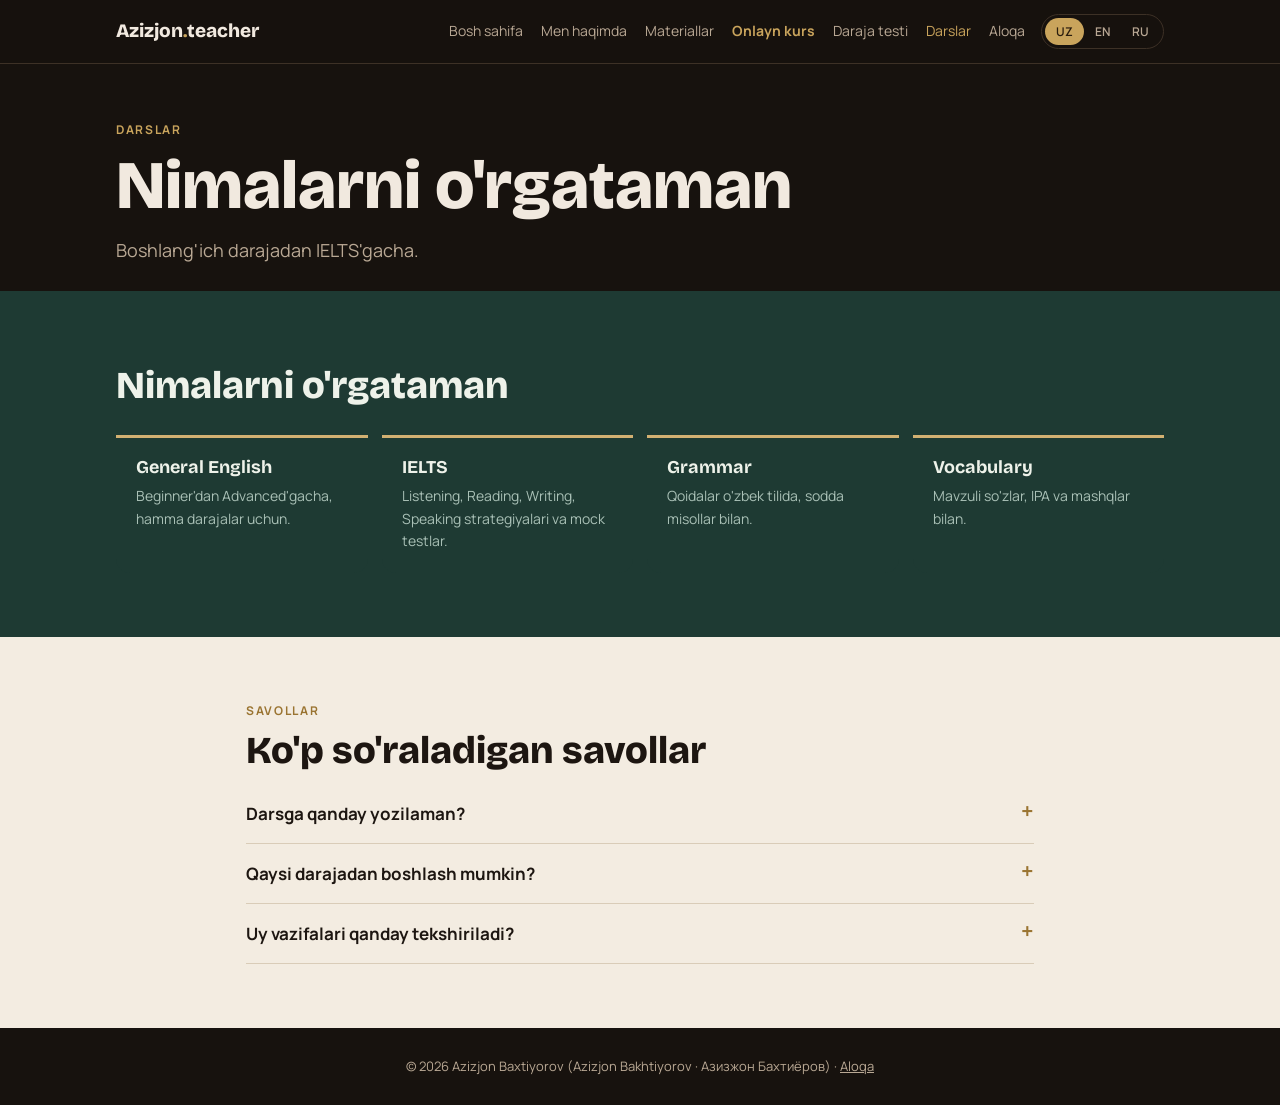
<file: lessons.html>
<!doctype html>
<html lang="uz">
<head>
<meta charset="utf-8">
<meta name="viewport" content="width=device-width, initial-scale=1, viewport-fit=cover">
<meta name="robots" content="index, follow">
<link rel="canonical" href="https://azizjon2220.github.io/lessons.html">
<meta property="og:title" content="Azizjon Baxtiyorov — English & IELTS teacher">
<meta property="og:description" content="IELTS 7.0. Head Teacher at Compass School. Free English materials: grammar slides, reading packs, IELTS Writing and Speaking lessons.">
<meta property="og:url" content="https://azizjon2220.github.io/">
<meta property="og:type" content="website">
<script type="application/ld+json">{"@context":"https://schema.org","@type":"Person","name":"Azizjon Baxtiyorov","jobTitle":"English & IELTS Teacher","worksFor":{"@type":"Organization","name":"Compass School"},"alumniOf":{"@type":"CollegeOrUniversity","name":"Millat Umidi University"},"url":"https://azizjon2220.github.io/","sameAs":["https://instagram.com/azizjon_ielts","https://t.me/fluent_english_byAzizjon","https://github.com/Azizjon2220"]}</script>
<title>Darslar — Azizjon Baxtiyorov</title>
<meta name="description" content="General English, IELTS, Grammar va Vocabulary darslari. Ko'p so'raladigan savollar.">
<link rel="preconnect" href="https://fonts.googleapis.com">
<link rel="stylesheet" href="https://fonts.googleapis.com/css2?family=Bricolage+Grotesque:opsz,wght@12..96,500;12..96,700;12..96,800&family=Manrope:wght@400;500;600;700&display=swap">
<link rel="stylesheet" href="style.css?v=11">

</head>
<body>


<nav class="nav"><div class="wrap">
  <a class="logo" href="index.html">Azizjon<b>.</b>teacher</a>
  <div class="links">
    <a href="index.html" data-uz="Bosh sahifa" data-en="Home" data-ru="Главная">Bosh sahifa</a>
    <a href="about.html" data-uz="Men haqimda" data-en="About" data-ru="Обо мне">Men haqimda</a>
    <a href="materials.html" data-uz="Materiallar" data-en="Materials" data-ru="Материалы">Materiallar</a>
    <a href="course.html" class="navcourse" data-uz="Onlayn kurs" data-en="Online course" data-ru="Онлайн-курс">Onlayn kurs</a>
    <a href="level-test.html" data-uz="Daraja testi" data-en="Level test" data-ru="Тест уровня">Daraja testi</a>
    <a href="lessons.html" data-uz="Darslar" data-en="Lessons" data-ru="Уроки" aria-current="page">Darslar</a>
    <a href="contact.html" data-uz="Aloqa" data-en="Contact" data-ru="Контакты">Aloqa</a>
  </div>
  <div class="lang" role="group" aria-label="Language">
    <button id="lang-uz" aria-pressed="true">UZ</button>
    <button id="lang-en" aria-pressed="false">EN</button>
    <button id="lang-ru" aria-pressed="false">RU</button>
  </div>
</div></nav>

<header class="pagehead"><div class="wrap">
  <div class="eyebrow" data-uz="Darslar" data-en="Lessons" data-ru="Уроки">Darslar</div>
  <h1 data-uz="Nimalarni o'rgataman" data-en="What I teach" data-ru="Чему я учу">Nimalarni o'rgataman</h1>
  <p data-uz="Boshlang'ich darajadan IELTS'gacha." data-en="From beginner level to IELTS." data-ru="От начального уровня до IELTS.">Boshlang'ich darajadan IELTS'gacha.</p>
</div></header>
<section id="lessons" class="t-forest"><div class="wrap">
    <h2 style="margin-top:10px" data-uz="Nimalarni o'rgataman" data-en="What I teach" data-ru="Чему я учу">Nimalarni o'rgataman</h2>
  <div class="cards">
    <div class="lesson reveal"><h3>General English</h3><p data-uz="Beginner'dan Advanced'gacha, hamma darajalar uchun." data-en="Beginner to Advanced, for every level." data-ru="От Beginner до Advanced, для любого уровня.">Beginner'dan Advanced'gacha, hamma darajalar uchun.</p></div>
    <div class="lesson reveal"><h3>IELTS</h3><p data-uz="Listening, Reading, Writing, Speaking strategiyalari va mock testlar." data-en="Strategies for all four skills, plus mock tests." data-ru="Стратегии по всем четырём навыкам и пробные тесты.">Listening, Reading, Writing, Speaking strategiyalari va mock testlar.</p></div>
    <div class="lesson reveal"><h3>Grammar</h3><p data-uz="Qoidalar o'zbek tilida, sodda misollar bilan." data-en="Rules explained in Uzbek with simple examples." data-ru="Правила объясняются на узбекском с простыми примерами.">Qoidalar o'zbek tilida, sodda misollar bilan.</p></div>
    <div class="lesson reveal"><h3>Vocabulary</h3><p data-uz="Mavzuli so'zlar, IPA va mashqlar bilan." data-en="Topic vocabulary with IPA and exercises." data-ru="Тематическая лексика с IPA и упражнениями.">Mavzuli so'zlar, IPA va mashqlar bilan.</p></div>
  </div>
</div></section>


<section id="faq" class="t-ivory"><div class="wrap" style="max-width:820px">
  <div class="eyebrow" data-uz="Savollar" data-en="FAQ" data-ru="Вопросы">Savollar</div>
  <h2 style="margin-top:10px;margin-bottom:12px" data-uz="Ko'p so'raladigan savollar" data-en="Frequently asked questions" data-ru="Частые вопросы">Ko'p so'raladigan savollar</h2>
  <details><summary data-uz="Darsga qanday yozilaman?" data-en="How do I enroll?" data-ru="Как записаться?">Darsga qanday yozilaman?</summary>
    <p data-uz="Onlayn kurs sahifasidagi formani to'ldiring: ism, familiya va raqamingizni qoldirasiz, guruh to'lganda o'zimiz bog'lanamiz." data-en="Fill in the form on the online course page: leave your name and number and we will contact you when the group is full." data-ru="Заполните форму на странице онлайн-курса: оставьте имя и номер, и мы свяжемся с вами, когда группа наберётся.">Onlayn kurs sahifasidagi formani to'ldiring: ism, familiya va raqamingizni qoldirasiz, guruh to'lganda o'zimiz bog'lanamiz. <a href="course.html#apply">Formaga o'tish →</a></p></details>
  <details><summary data-uz="Qaysi darajadan boshlash mumkin?" data-en="What level can I start from?" data-ru="С какого уровня можно начать?">Qaysi darajadan boshlash mumkin?</summary>
    <p data-uz="Har qanday darajadan. Avval darajangizni aniqlaymiz, keyin mos guruhga qo'shilasiz." data-en="Any level. We check your level first, then you join the right group." data-ru="С любого. Сначала определим ваш уровень, затем вы попадёте в подходящую группу.">Har qanday darajadan. Avval darajangizni aniqlaymiz, keyin mos guruhga qo'shilasiz.</p></details>
  <details><summary data-uz="Uy vazifalari qanday tekshiriladi?" data-en="How is homework checked?" data-ru="Как проверяются домашние задания?">Uy vazifalari qanday tekshiriladi?</summary>
    <p data-uz="@azizjon_mentor_bot orqali yuborasiz, men tekshirib baho va izoh qoldiraman. Har hafta eng faol o'quvchilar guruhda e'lon qilinadi." data-en="You send it through @azizjon_mentor_bot; I grade it and leave feedback. The most active students are announced in the group every week." data-ru="Вы отправляете их через @azizjon_mentor_bot, я ставлю оценку и оставляю комментарий. Самые активные ученики объявляются в группе каждую неделю.">@azizjon_mentor_bot orqali yuborasiz, men tekshirib baho va izoh qoldiraman. Har hafta eng faol o'quvchilar guruhda e'lon qilinadi.</p></details>
</div></section>

<footer>© 2026 Azizjon Baxtiyorov (Azizjon Bakhtiyorov · Азизжон Бахтиёров) · <a href="contact.html">Aloqa</a></footer>
<script src="site.js?v=9"></script>
<script defer src="https://static.cloudflareinsights.com/beacon.min.js" data-cf-beacon='{"token": "0cc70d7316fb46289d7ab7a6349b8a6a"}'></script>
</body>
</html>
</file>
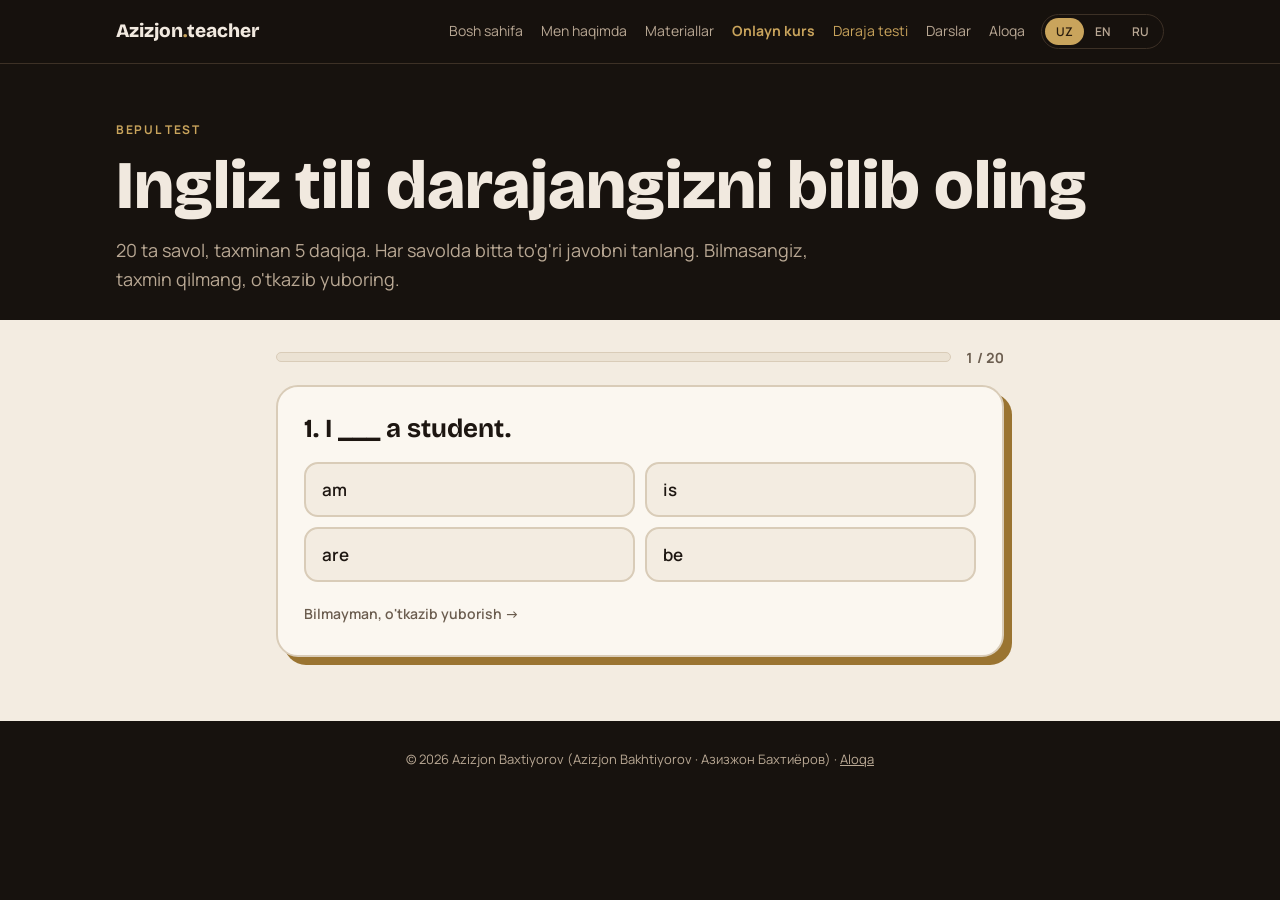
<file: level-test.html>
<!doctype html>
<html lang="uz">
<head>
<meta charset="utf-8">
<meta name="viewport" content="width=device-width, initial-scale=1, viewport-fit=cover">
<meta name="robots" content="index, follow">
<link rel="canonical" href="https://azizjon2220.github.io/level-test.html">
<meta property="og:title" content="Azizjon Baxtiyorov — English & IELTS teacher">
<meta property="og:description" content="IELTS 7.0. Head Teacher at Compass School. Free English materials: grammar slides, reading packs, IELTS Writing and Speaking lessons.">
<meta property="og:url" content="https://azizjon2220.github.io/">
<meta property="og:type" content="website">
<script type="application/ld+json">{"@context":"https://schema.org","@type":"Person","name":"Azizjon Baxtiyorov","jobTitle":"English & IELTS Teacher","worksFor":{"@type":"Organization","name":"Compass School"},"alumniOf":{"@type":"CollegeOrUniversity","name":"Millat Umidi University"},"url":"https://azizjon2220.github.io/","sameAs":["https://instagram.com/azizjon_ielts","https://t.me/fluent_english_byAzizjon","https://github.com/Azizjon2220"]}</script>
<title>Bepul daraja testi — Azizjon Baxtiyorov</title>
<meta name="description" content="Bepul ingliz tili daraja testi: 20 savol, 5 daqiqa. Darajangizni bilib oling: Beginner, Elementary, Pre-Intermediate yoki Intermediate.">
<link rel="preconnect" href="https://fonts.googleapis.com">
<link rel="stylesheet" href="https://fonts.googleapis.com/css2?family=Bricolage+Grotesque:opsz,wght@12..96,500;12..96,700;12..96,800&family=Manrope:wght@400;500;600;700&display=swap">
<link rel="stylesheet" href="style.css?v=11">

</head>
<body>


<nav class="nav"><div class="wrap">
  <a class="logo" href="index.html">Azizjon<b>.</b>teacher</a>
  <div class="links">
    <a href="index.html" data-uz="Bosh sahifa" data-en="Home" data-ru="Главная">Bosh sahifa</a>
    <a href="about.html" data-uz="Men haqimda" data-en="About" data-ru="Обо мне">Men haqimda</a>
    <a href="materials.html" data-uz="Materiallar" data-en="Materials" data-ru="Материалы">Materiallar</a>
    <a href="course.html" class="navcourse" data-uz="Onlayn kurs" data-en="Online course" data-ru="Онлайн-курс">Onlayn kurs</a>
    <a href="level-test.html" data-uz="Daraja testi" data-en="Level test" data-ru="Тест уровня" aria-current="page">Daraja testi</a>
    <a href="lessons.html" data-uz="Darslar" data-en="Lessons" data-ru="Уроки">Darslar</a>
    <a href="contact.html" data-uz="Aloqa" data-en="Contact" data-ru="Контакты">Aloqa</a>
  </div>
  <div class="lang" role="group" aria-label="Language">
    <button id="lang-uz" aria-pressed="true">UZ</button>
    <button id="lang-en" aria-pressed="false">EN</button>
    <button id="lang-ru" aria-pressed="false">RU</button>
  </div>
</div></nav>

<header class="pagehead"><div class="wrap">
  <div class="eyebrow" data-uz="Bepul test" data-en="Free test" data-ru="Бесплатный тест">Bepul test</div>
  <h1 data-uz="Ingliz tili darajangizni bilib oling" data-en="Find out your English level" data-ru="Узнайте свой уровень английского">Ingliz tili darajangizni bilib oling</h1>
  <p data-uz="20 ta savol, taxminan 5 daqiqa. Har savolda bitta to'g'ri javobni tanlang. Bilmasangiz, taxmin qilmang, o'tkazib yuboring." data-en="20 questions, about 5 minutes. Pick one correct answer each time. If you don't know, skip instead of guessing." data-ru="20 вопросов, около 5 минут. Выберите один правильный ответ. Если не знаете — пропустите, не угадывайте.">20 ta savol, taxminan 5 daqiqa. Har savolda bitta to'g'ri javobni tanlang. Bilmasangiz, taxmin qilmang, o'tkazib yuboring.</p>
</div></header>
<section class="t-ivory" style="padding-top:28px"><div class="wrap" style="max-width:760px">
  <div id="lt-root"></div>
</div></section>
<script src="lt.js?v=2"></script>
<footer>© 2026 Azizjon Baxtiyorov (Azizjon Bakhtiyorov · Азизжон Бахтиёров) · <a href="contact.html">Aloqa</a></footer>
<script src="site.js?v=9"></script>
<script defer src="https://static.cloudflareinsights.com/beacon.min.js" data-cf-beacon='{"token": "0cc70d7316fb46289d7ab7a6349b8a6a"}'></script>
</body>
</html>
</file>
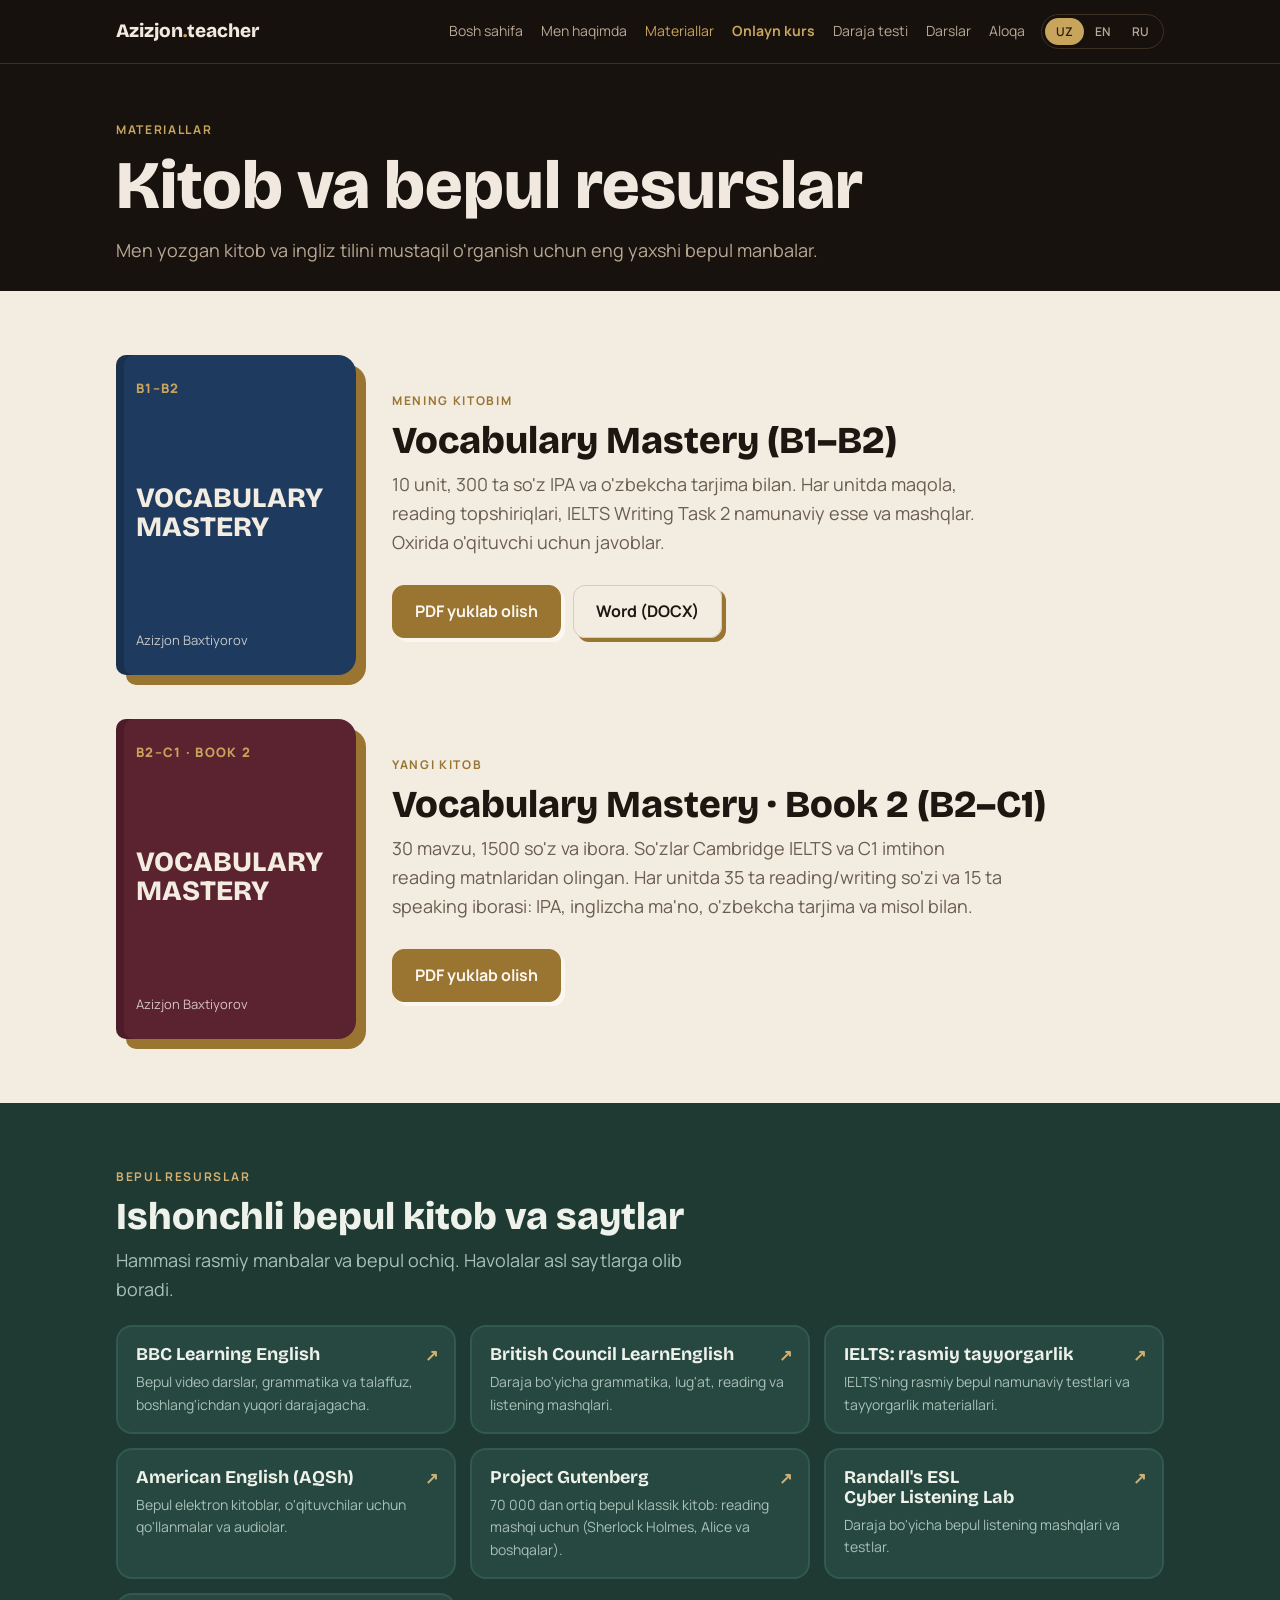
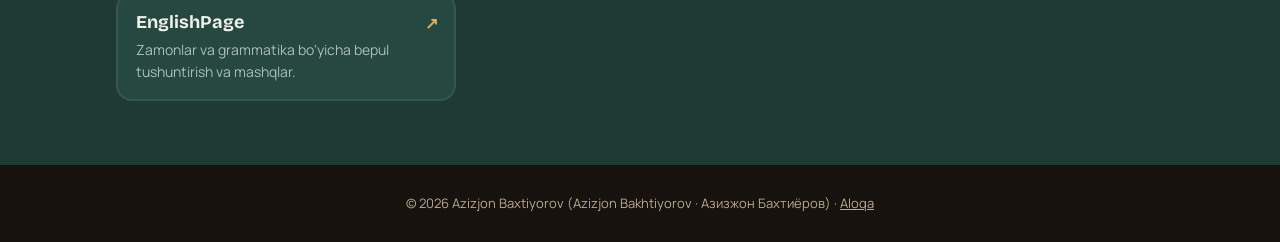
<file: materials.html>
<!doctype html>
<html lang="uz">
<head>
<meta charset="utf-8">
<meta name="viewport" content="width=device-width, initial-scale=1, viewport-fit=cover">
<meta name="robots" content="index, follow">
<link rel="canonical" href="https://azizjon2220.github.io/materials.html">
<meta property="og:title" content="Azizjon Baxtiyorov — English & IELTS teacher">
<meta property="og:description" content="IELTS 7.0. Head Teacher at Compass School. Free English materials: grammar slides, reading packs, IELTS Writing and Speaking lessons.">
<meta property="og:url" content="https://azizjon2220.github.io/">
<meta property="og:type" content="website">
<script type="application/ld+json">{"@context":"https://schema.org","@type":"Person","name":"Azizjon Baxtiyorov","jobTitle":"English & IELTS Teacher","worksFor":{"@type":"Organization","name":"Compass School"},"alumniOf":{"@type":"CollegeOrUniversity","name":"Millat Umidi University"},"url":"https://azizjon2220.github.io/","sameAs":["https://instagram.com/azizjon_ielts","https://t.me/fluent_english_byAzizjon","https://github.com/Azizjon2220"]}</script>
<title>Materiallar — Azizjon Baxtiyorov</title>
<meta name="description" content="Vocabulary Mastery (B1–B2) kitobi, Azizjon Baxtiyorov: 10 unit, 300 so'z. Ingliz tili uchun ishonchli bepul resurslar.">
<link rel="preconnect" href="https://fonts.googleapis.com">
<link rel="stylesheet" href="https://fonts.googleapis.com/css2?family=Bricolage+Grotesque:opsz,wght@12..96,500;12..96,700;12..96,800&family=Manrope:wght@400;500;600;700&display=swap">
<link rel="stylesheet" href="style.css?v=11">

</head>
<body>


<nav class="nav"><div class="wrap">
  <a class="logo" href="index.html">Azizjon<b>.</b>teacher</a>
  <div class="links">
    <a href="index.html" data-uz="Bosh sahifa" data-en="Home" data-ru="Главная">Bosh sahifa</a>
    <a href="about.html" data-uz="Men haqimda" data-en="About" data-ru="Обо мне">Men haqimda</a>
    <a href="materials.html" data-uz="Materiallar" data-en="Materials" data-ru="Материалы" aria-current="page">Materiallar</a>
    <a href="course.html" class="navcourse" data-uz="Onlayn kurs" data-en="Online course" data-ru="Онлайн-курс">Onlayn kurs</a>
    <a href="level-test.html" data-uz="Daraja testi" data-en="Level test" data-ru="Тест уровня">Daraja testi</a>
    <a href="lessons.html" data-uz="Darslar" data-en="Lessons" data-ru="Уроки">Darslar</a>
    <a href="contact.html" data-uz="Aloqa" data-en="Contact" data-ru="Контакты">Aloqa</a>
  </div>
  <div class="lang" role="group" aria-label="Language">
    <button id="lang-uz" aria-pressed="true">UZ</button>
    <button id="lang-en" aria-pressed="false">EN</button>
    <button id="lang-ru" aria-pressed="false">RU</button>
  </div>
</div></nav>

<header class="pagehead"><div class="wrap">
  <div class="eyebrow" data-uz="Materiallar" data-en="Materials" data-ru="Материалы">Materiallar</div>
  <h1 data-uz="Kitob va bepul resurslar" data-en="Book and free resources" data-ru="Книга и бесплатные ресурсы">Kitob va bepul resurslar</h1>
  <p data-uz="Men yozgan kitob va ingliz tilini mustaqil o'rganish uchun eng yaxshi bepul manbalar." data-en="The book I wrote, plus the best free sources for learning English on your own." data-ru="Моя книга и лучшие бесплатные источники для самостоятельного изучения английского.">Men yozgan kitob va ingliz tilini mustaqil o'rganish uchun eng yaxshi bepul manbalar.</p>
</div></header>
<section id="materials" class="t-ivory"><div class="wrap">
  <div class="book">
    <div class="cover"><span>B1–B2</span><b>VOCABULARY<br>MASTERY</b><i>Azizjon Baxtiyorov</i></div>
    <div>
      <div class="eyebrow" data-uz="Mening kitobim" data-en="My book" data-ru="Моя книга">Mening kitobim</div>
      <h2 style="margin:10px 0 8px">Vocabulary Mastery (B1–B2)</h2>
      <p class="lead" style="margin-top:0" data-uz="10 unit, 300 ta so'z IPA va o'zbekcha tarjima bilan. Har unitda maqola, reading topshiriqlari, IELTS Writing Task 2 namunaviy esse va mashqlar. Oxirida o'qituvchi uchun javoblar." data-en="10 units, 300 words with IPA and Uzbek translations. Each unit has an article, reading tasks, an IELTS Writing Task 2 model essay and exercises, with a teacher answer key." data-ru="10 юнитов, 300 слов с IPA и переводом на узбекский. В каждом юните — статья, задания на чтение, образец эссе IELTS Writing Task 2 и упражнения; в конце — ответы для преподавателя.">10 unit, 300 ta so'z IPA va o'zbekcha tarjima bilan. Har unitda maqola, reading topshiriqlari, IELTS Writing Task 2 namunaviy esse va mashqlar. Oxirida o'qituvchi uchun javoblar.</p>
      <div class="ctas"><a class="btn primary" href="books/Vocabulary-Mastery-B1-B2.pdf" target="_blank" rel="noopener" data-uz="PDF yuklab olish" data-en="Download PDF" data-ru="Скачать PDF">PDF yuklab olish</a><a class="btn" href="books/Vocabulary-Mastery-B1-B2.docx" data-uz="Word (DOCX)" data-en="Word (DOCX)" data-ru="Word (DOCX)">Word (DOCX)</a></div>
    </div>
  </div>
  <div class="book" style="margin-top:44px">
    <div class="cover" style="background:#5b2230"><span>B2–C1 · BOOK 2</span><b>VOCABULARY<br>MASTERY</b><i>Azizjon Baxtiyorov</i></div>
    <div>
      <div class="eyebrow" data-uz="Yangi kitob" data-en="New book" data-ru="Новая книга">Yangi kitob</div>
      <h2 style="margin:10px 0 8px">Vocabulary Mastery · Book 2 (B2–C1)</h2>
      <p class="lead" style="margin-top:0" data-uz="30 mavzu, 1500 so'z va ibora. So'zlar Cambridge IELTS va C1 imtihon reading matnlaridan olingan. Har unitda 35 ta reading/writing so'zi va 15 ta speaking iborasi: IPA, inglizcha ma'no, o'zbekcha tarjima va misol bilan." data-en="30 topics, 1,500 words and phrases taken from Cambridge IELTS and C1 exam reading texts. Each unit: 35 reading/writing words and 15 speaking phrases, with IPA, English meaning, Uzbek translation and an example." data-ru="30 тем, 1500 слов и фраз из текстов Cambridge IELTS и экзамена C1. В каждом юните 35 слов для чтения/письма и 15 фраз для говорения: IPA, значение, перевод на узбекский и пример.">30 mavzu, 1500 so'z va ibora. So'zlar Cambridge IELTS va C1 imtihon reading matnlaridan olingan. Har unitda 35 ta reading/writing so'zi va 15 ta speaking iborasi: IPA, inglizcha ma'no, o'zbekcha tarjima va misol bilan.</p>
      <div class="ctas"><a class="btn primary" href="books/Vocabulary-Mastery-Book-2.pdf" target="_blank" rel="noopener" data-uz="PDF yuklab olish" data-en="Download PDF" data-ru="Скачать PDF">PDF yuklab olish</a></div>
    </div>
  </div>
</div></section>
<section class="t-forest"><div class="wrap">
  <div class="eyebrow" data-uz="Bepul resurslar" data-en="Free resources" data-ru="Бесплатные ресурсы">Bepul resurslar</div>
  <h2 style="margin:10px 0 8px" data-uz="Ishonchli bepul kitob va saytlar" data-en="Trusted free books and sites" data-ru="Проверенные бесплатные книги и сайты">Ishonchli bepul kitob va saytlar</h2>
  <p class="lead" style="margin-top:0" data-uz="Hammasi rasmiy manbalar va bepul ochiq. Havolalar asl saytlarga olib boradi." data-en="All official sources, free and open. Links go to the original sites." data-ru="Только официальные источники, бесплатно и открыто. Ссылки ведут на оригинальные сайты.">Hammasi rasmiy manbalar va bepul ochiq. Havolalar asl saytlarga olib boradi.</p>
  <div class="resgrid">
    <a class="res" href="https://www.bbc.co.uk/learningenglish" target="_blank" rel="noopener"><h3>BBC Learning English</h3><p data-uz="Bepul video darslar, grammatika va talaffuz, boshlang'ichdan yuqori darajagacha." data-en="Free video lessons, grammar and pronunciation for every level." data-ru="Бесплатные видеоуроки, грамматика и произношение для всех уровней.">Bepul video darslar, grammatika va talaffuz, boshlang'ichdan yuqori darajagacha.</p><span class="go">↗</span></a>
    <a class="res" href="https://learnenglish.britishcouncil.org/" target="_blank" rel="noopener"><h3>British Council LearnEnglish</h3><p data-uz="Daraja bo'yicha grammatika, lug'at, reading va listening mashqlari." data-en="Grammar, vocabulary, reading and listening practice by level." data-ru="Грамматика, лексика, чтение и аудирование по уровням.">Daraja bo'yicha grammatika, lug'at, reading va listening mashqlari.</p><span class="go">↗</span></a>
    <a class="res" href="https://ielts.org/take-a-test/preparation-resources" target="_blank" rel="noopener"><h3>IELTS: rasmiy tayyorgarlik</h3><p data-uz="IELTS'ning rasmiy bepul namunaviy testlari va tayyorgarlik materiallari." data-en="Official free IELTS sample tests and preparation materials." data-ru="Официальные бесплатные пробные тесты IELTS и материалы для подготовки.">IELTS'ning rasmiy bepul namunaviy testlari va tayyorgarlik materiallari.</p><span class="go">↗</span></a>
    <a class="res" href="https://americanenglish.state.gov/resources" target="_blank" rel="noopener"><h3>American English (AQSh)</h3><p data-uz="Bepul elektron kitoblar, o'qituvchilar uchun qo'llanmalar va audiolar." data-en="Free e-books, teacher guides and audio." data-ru="Бесплатные электронные книги, пособия для учителей и аудио.">Bepul elektron kitoblar, o'qituvchilar uchun qo'llanmalar va audiolar.</p><span class="go">↗</span></a>
    <a class="res" href="https://www.gutenberg.org/" target="_blank" rel="noopener"><h3>Project Gutenberg</h3><p data-uz="70 000 dan ortiq bepul klassik kitob: reading mashqi uchun (Sherlock Holmes, Alice va boshqalar)." data-en="70,000+ free classic books for reading practice." data-ru="Более 70 000 бесплатных классических книг для практики чтения.">70 000 dan ortiq bepul klassik kitob: reading mashqi uchun (Sherlock Holmes, Alice va boshqalar).</p><span class="go">↗</span></a>
    <a class="res" href="https://www.esl-lab.com/" target="_blank" rel="noopener"><h3>Randall's ESL Cyber Listening Lab</h3><p data-uz="Daraja bo'yicha bepul listening mashqlari va testlar." data-en="Free graded listening exercises and quizzes." data-ru="Бесплатные упражнения и тесты по аудированию по уровням.">Daraja bo'yicha bepul listening mashqlari va testlar.</p><span class="go">↗</span></a>
    <a class="res" href="https://www.englishpage.com/" target="_blank" rel="noopener"><h3>EnglishPage</h3><p data-uz="Zamonlar va grammatika bo'yicha bepul tushuntirish va mashqlar." data-en="Free grammar and tense explanations with exercises." data-ru="Бесплатные объяснения грамматики и времён с упражнениями.">Zamonlar va grammatika bo'yicha bepul tushuntirish va mashqlar.</p><span class="go">↗</span></a>
  </div>
</div></section>

<footer>© 2026 Azizjon Baxtiyorov (Azizjon Bakhtiyorov · Азизжон Бахтиёров) · <a href="contact.html">Aloqa</a></footer>
<script src="site.js?v=9"></script>
<script defer src="https://static.cloudflareinsights.com/beacon.min.js" data-cf-beacon='{"token": "0cc70d7316fb46289d7ab7a6349b8a6a"}'></script>
</body>
</html>
</file>
<file: style.css>
/* Layout: one warm-dark column of bands — hero with score card, stats ticker, story, lessons, FAQ, contact. */
:root{
  --bg:#17120e; --bg-2:#211a14; --card:#2a2119; --line:#3d3126;
  --fg:#f1e9df; --muted:#b9a894; --gold:#c9a45c; --gold-ink:#2a1d0e;
  --display:"Bricolage Grotesque","Avenir Next","Helvetica Neue",Arial,sans-serif;
  --body:"Manrope","Avenir Next","Helvetica Neue",Arial,sans-serif;
  color-scheme:dark;
}
*{box-sizing:border-box}
body{margin:0;background:var(--bg);color:var(--fg);font-family:var(--body);font-size:16px;line-height:1.6}
a{color:inherit}
.wrap{max-width:1080px;margin:0 auto;padding-left:max(16px,env(safe-area-inset-left,0px));padding-right:max(16px,env(safe-area-inset-right,0px))}
h1,h2,h3{font-family:var(--display);text-wrap:balance;margin:0;line-height:1.1}
h2{font-size:clamp(26px,4vw,38px);font-weight:800}
.eyebrow{font-size:12px;letter-spacing:.14em;text-transform:uppercase;color:var(--gold);font-weight:700}
section{padding-block:64px}
:focus-visible{outline:2px solid var(--gold);outline-offset:3px}

/* nav */
.nav{position:sticky;top:env(safe-area-inset-top,0px);z-index:5;background:color-mix(in srgb,var(--bg) 88%,transparent);backdrop-filter:blur(8px);border-bottom:1px solid var(--line)}
body::before{content:"";position:fixed;inset:0 0 auto;height:env(safe-area-inset-top,0px);z-index:10;background:var(--bg)}
.nav .wrap{display:flex;align-items:center;gap:16px;padding-block:14px}
.logo{font-family:var(--display);font-weight:800;font-size:19px;text-decoration:none}
.logo b{color:var(--gold)}
.links{display:flex;gap:18px;margin-left:auto;font-size:14px;color:var(--muted)}
.links a{text-decoration:none}.links a:hover{color:var(--fg)}
.lang{display:flex;border:1px solid var(--line);border-radius:999px;padding:3px}
.lang button{background:none;border:0;color:var(--muted);font:600 12px var(--body);padding:5px 11px;border-radius:999px;cursor:pointer}
.lang button[aria-pressed="true"]{background:var(--gold);color:var(--gold-ink)}
@media (max-width:760px){.links{display:none}.lang{margin-left:auto}}

/* hero */
.hero{padding-block:72px 56px;background:radial-gradient(900px 420px at 80% 10%,#3b2a1a 0%,transparent 70%)}
.hero .wrap{display:grid;grid-template-columns:1.3fr 1fr;gap:48px;align-items:center}
.pill{display:inline-block;background:var(--gold);color:var(--gold-ink);font-weight:700;font-size:13px;padding:6px 14px;border-radius:999px}
.hero h1{font-size:clamp(48px,8vw,92px);font-weight:800;letter-spacing:-.02em;margin-top:18px}
.hero h1 span{display:block;color:var(--gold)}
.lead{color:var(--muted);font-size:18px;max-width:34em;margin-top:18px}
.ctas{display:flex;flex-wrap:wrap;gap:12px;margin-top:28px}
.btn{display:inline-flex;align-items:center;gap:8px;text-decoration:none;font-weight:700;padding:13px 22px;border-radius:12px;border:1px solid var(--line)}
.btn.primary{background:var(--gold);color:var(--gold-ink);border-color:var(--gold)}
.btn:hover{transform:translateY(-1px)}

.score{background:var(--card);border:1px solid var(--line);border-radius:24px;padding:28px;position:relative;min-width:0}
.score .band{font-family:var(--display);font-weight:800;font-size:clamp(84px,12vw,128px);line-height:1;color:var(--gold);font-variant-numeric:tabular-nums}
.score .label{color:var(--muted);font-size:14px}
.subs{display:grid;grid-template-columns:repeat(4,1fr);gap:8px;margin-top:18px}
.subs div{background:var(--bg-2);border-radius:12px;padding:10px 6px;text-align:center;min-width:0}
.subs b{display:block;font:800 22px var(--display);color:var(--fg);font-variant-numeric:tabular-nums}
.subs span{font-size:11px;color:var(--muted);letter-spacing:.02em}
.score .soon{margin-top:18px;padding-top:18px;border-top:1px dashed var(--line);font-weight:600}
.score .soon small{display:block;color:var(--muted);font-weight:500}
.mono{position:absolute;top:-22px;right:22px;width:64px;height:64px;border-radius:50%;background:var(--gold);color:var(--gold-ink);display:grid;place-items:center;font:800 22px var(--display);box-shadow:0 0 0 6px var(--bg)}
@media (max-width:820px){.hero .wrap{grid-template-columns:1fr}}

/* stats */
.stats{border-block:1px solid var(--line);background:var(--bg-2);padding-block:28px}
.stats .wrap{display:grid;grid-template-columns:repeat(4,1fr);gap:20px}
.stat b{display:block;font:800 clamp(28px,4vw,40px) var(--display);color:var(--fg);font-variant-numeric:tabular-nums}
.stat span{color:var(--muted);font-size:14px}
@media (max-width:700px){.stats .wrap{grid-template-columns:repeat(2,1fr)}}

/* ticker */
.ticker{overflow:hidden;white-space:nowrap;padding-block:14px;color:var(--gold);font:700 15px var(--display);border-bottom:1px solid var(--line)}
.ticker div{display:inline-block;animation:run 30s linear infinite}
.ticker span{margin-right:36px}
@keyframes run{to{transform:translateX(-50%)}}
@media (prefers-reduced-motion:reduce){.ticker div{animation:none}}

/* timeline */
.grid2{display:grid;grid-template-columns:1fr 1.4fr;gap:48px}
@media (max-width:820px){.grid2{grid-template-columns:1fr;gap:24px}}
.tl{display:grid;gap:14px}
.job{background:var(--card);border:1px solid var(--line);border-radius:16px;padding:20px 22px;min-width:0}
.job h3{font-size:19px}
.job .org{color:var(--gold);font-weight:600;font-size:14px;margin-top:2px}
.job p{color:var(--muted);margin:8px 0 0;font-size:15px}

/* lessons */
.cards{display:grid;grid-template-columns:repeat(4,1fr);gap:14px;margin-top:28px}
.lesson{border-top:3px solid var(--gold);background:var(--bg-2);border-radius:0 0 14px 14px;padding:20px;min-width:0}
.lesson h3{font-size:18px}
.lesson p{color:var(--muted);font-size:14px;margin:8px 0 0}
@media (max-width:900px){.cards{grid-template-columns:repeat(2,1fr)}}
@media (max-width:480px){.cards{grid-template-columns:1fr}}


/* materials */
.tabs{display:flex;flex-wrap:wrap;gap:8px;margin-top:24px}
.tabs button{background:var(--card);border:1px solid var(--line);color:var(--muted);font:600 14px var(--body);padding:8px 14px;border-radius:999px;cursor:pointer}
.tabs button[aria-pressed="true"]{background:var(--gold);border-color:var(--gold);color:var(--gold-ink)}
.mfilter{margin-top:14px;width:100%;max-width:420px;background:var(--card);border:1px solid var(--line);border-radius:12px;color:var(--fg);font:500 15px var(--body);padding:11px 14px}
.mgroup{margin-top:22px}
.mgroup h3{font-size:15px;color:var(--gold);letter-spacing:.06em;text-transform:uppercase;margin-bottom:8px}
.mlist{display:grid;grid-template-columns:repeat(2,1fr);gap:8px}
@media (max-width:700px){.mlist{grid-template-columns:1fr}}
.mitem{display:flex;align-items:center;gap:12px;text-decoration:none;background:var(--card);border:1px solid var(--line);border-radius:12px;padding:12px 14px;min-width:0}
.mitem:hover{border-color:var(--gold)}
.mitem .ft{flex:none;font:800 11px var(--body);letter-spacing:.04em;color:var(--gold-ink);background:var(--gold);border-radius:6px;padding:4px 6px;min-width:44px;text-align:center}
.mitem .mt{min-width:0;overflow-wrap:anywhere;font-weight:600;font-size:15px}
.mitem .mt small{display:block;color:var(--muted);font-weight:500;font-size:12px}
.badge{font-size:11px;font-weight:700;border:1px solid var(--gold);color:var(--gold);border-radius:999px;padding:1px 7px;margin-left:6px}
.mcount{color:var(--muted);font-size:14px;margin-top:10px}

/* faq */
details{border-bottom:1px solid var(--line);padding-block:16px}
summary{cursor:pointer;font-weight:700;font-size:17px;list-style:none;display:flex;justify-content:space-between;gap:12px}
summary::after{content:"+";color:var(--gold);font-size:22px;line-height:1}
details[open] summary::after{content:"–"}
details p{color:var(--muted);margin:10px 0 0;max-width:60ch}

/* contact */
.contact{background:var(--gold);color:var(--gold-ink)}
.contact h2{color:var(--gold-ink)}
.rows{display:grid;grid-template-columns:repeat(2,1fr);gap:12px;margin-top:24px}
.row{display:flex;align-items:center;justify-content:space-between;gap:12px;background:color-mix(in srgb,var(--gold-ink) 10%,transparent);border-radius:12px;padding:14px 16px;min-width:0}
.row div{min-width:0;overflow-wrap:anywhere}
.row small{display:block;font-size:12px;opacity:.75;font-weight:600;text-transform:uppercase;letter-spacing:.08em}
.row a,.row span{font-weight:700;text-decoration:none}
.copy{background:var(--gold-ink);color:var(--gold);border:0;border-radius:8px;font:700 12px var(--body);padding:7px 10px;cursor:pointer;flex:none}
@media (max-width:640px){.rows{grid-template-columns:1fr}}
footer{padding-block:28px;color:var(--muted);font-size:13px;text-align:center}

/* motion (inspired: letter rise, sweep band, greeting swap, caret, floating bubbles, tilted ticker, hard shadows) */
.hero h1 .ch{display:inline-block;animation:chIn .7s cubic-bezier(.2,.8,.2,1) both;animation-delay:calc(var(--i)*45ms)}
@keyframes chIn{0%{transform:translateY(70%) rotate(7deg);opacity:0}}
.hero h1 span{position:relative;display:inline-block;color:var(--gold-ink);padding:0 .12em;margin-top:6px;isolation:isolate}
.hero h1 span::before{content:"";position:absolute;inset:6% -2%;background:var(--gold);z-index:-1;transform-origin:left;animation:sweep .8s .55s cubic-bezier(.2,.8,.2,1) both;border-radius:6px}
@keyframes sweep{0%{transform:scaleX(0)}}
.greet{display:inline-flex;align-items:center;gap:10px;border:2px solid var(--gold);border-radius:999px;padding:6px 14px 6px 8px;font-weight:700;font-size:14px;box-shadow:3px 3px 0 var(--gold);margin-bottom:14px}
.greet .dot{width:12px;height:12px;border-radius:50%;background:var(--gold);animation:pulse 1.8s infinite}
@keyframes pulse{0%{box-shadow:0 0 0 0 color-mix(in srgb,var(--gold) 70%,transparent)}70%,100%{box-shadow:0 0 0 10px transparent}}
.greet b{display:inline-block;min-width:4.5em}
.greet b.swap{animation:swap .45s cubic-bezier(.2,.8,.2,1)}
@keyframes swap{0%{transform:translateY(70%);opacity:0}}
.typed{font-family:var(--display);font-weight:700;font-size:clamp(18px,2.4vw,22px);color:var(--fg);margin-top:16px;min-height:1.4em}
.caret{display:inline-block;width:3px;height:1.1em;background:var(--gold);vertical-align:-3px;margin-left:3px;animation:blink 1s steps(1) infinite}
@keyframes blink{50%{opacity:0}}
.bubble{position:absolute;font:800 18px var(--display);padding:10px 16px;border-radius:16px;border:2px solid var(--gold-ink);box-shadow:4px 4px 0 var(--gold-ink);--r:-6deg;animation:float 3.2s ease-in-out infinite alternate;z-index:2}
.bubble::after{content:"";position:absolute;left:18px;bottom:-10px;width:16px;height:16px;background:inherit;border-right:2px solid var(--gold-ink);border-bottom:2px solid var(--gold-ink);transform:rotate(45deg)}
.b1{top:-34px;left:-18px;background:var(--gold);color:var(--gold-ink)}
.b2{bottom:-26px;right:-10px;background:#f1e9df;color:#2a1d0e;--r:5deg;animation-delay:-1.2s}
@keyframes float{0%{transform:translateY(0) rotate(var(--r))}100%{transform:translateY(-14px) rotate(calc(var(--r)*-.6))}}
.ticker{transform:rotate(-1.6deg);margin-block:18px;background:var(--gold);color:var(--gold-ink);border:0}
.btn{box-shadow:4px 4px 0 var(--gold-ink);transition:transform .15s,box-shadow .15s}
.btn:not(.primary){box-shadow:4px 4px 0 var(--gold)}
.btn:hover{transform:translate(-2px,-2px);box-shadow:6px 6px 0 var(--gold-ink)}
.btn:not(.primary):hover{box-shadow:6px 6px 0 var(--gold)}
.btn:active{transform:translate(4px,4px);box-shadow:0 0 0 transparent}
.score{box-shadow:8px 8px 0 var(--gold);overflow:visible}
.job,.mitem,.lesson{transition:transform .2s,box-shadow .2s}
.job:hover,.mitem:hover{transform:translate(-2px,-2px);box-shadow:4px 4px 0 var(--gold)}
.reveal{animation:rise .7s cubic-bezier(.2,.8,.2,1) both;animation-timeline:view();animation-range:entry 0% entry 40%}
@keyframes rise{0%{transform:translateY(24px)}}
@media (max-width:820px){.b1{left:auto;right:10px}}
@media (prefers-reduced-motion:reduce){*,*::before,*::after{animation:none!important;transition:none!important}}

/* multi-page */
.links a[aria-current="page"]{color:var(--gold)}
.pagehead{padding-block:56px 8px}
.pagehead h1{font-size:clamp(40px,6vw,68px);font-weight:800;margin-top:10px}
.pagehead p{color:var(--muted);font-size:18px;max-width:40em;margin-top:12px}
.hub{display:grid;grid-template-columns:repeat(3,1fr);gap:18px}
@media (max-width:900px){.hub{grid-template-columns:repeat(2,1fr)}}
@media (max-width:560px){.hub{grid-template-columns:1fr}}
.hcard{position:relative;display:flex;flex-direction:column;gap:10px;text-decoration:none;background:var(--card);border:2px solid var(--line);border-radius:20px;padding:24px;min-width:0;transition:transform .2s,box-shadow .2s,border-color .2s}
.hcard:hover{transform:translate(-3px,-3px);box-shadow:6px 6px 0 var(--gold);border-color:var(--gold)}
.hcard .ic{width:48px;height:48px;border-radius:14px;background:var(--gold);color:var(--gold-ink);display:grid;place-items:center;font-size:24px}
.hcard h3{font-size:22px}
.hcard p{color:var(--muted);margin:0;font-size:15px}
.hcard .go{margin-top:auto;font-weight:700;color:var(--gold)}
.hcard .num{position:absolute;top:20px;right:22px;font:800 13px var(--body);color:var(--muted)}
.cta-band{display:flex;flex-wrap:wrap;align-items:center;justify-content:space-between;gap:16px;background:var(--gold);color:var(--gold-ink);border-radius:24px;padding:28px 32px}
.cta-band h2{color:var(--gold-ink)}
.cta-band .btn{background:var(--gold-ink);color:var(--gold);border-color:var(--gold-ink);box-shadow:4px 4px 0 #00000040}

.photo{position:relative;margin:0;justify-self:center;width:min(100%,400px)}
.photo img{display:block;width:100%;aspect-ratio:4/5;object-fit:cover;object-position:50% 22%;border-radius:200px 200px 28px 28px;border:3px solid var(--gold);box-shadow:10px 10px 0 var(--gold);max-width:100%}
.photo .b1{top:18px;left:-26px}
.photo .b2{bottom:110px;right:-24px}
.band-badge{position:absolute;left:-18px;bottom:22px;display:flex;align-items:center;gap:10px;text-decoration:none;background:var(--card);border:2px solid var(--gold);border-radius:18px;padding:10px 16px;box-shadow:4px 4px 0 var(--gold);z-index:2}
.band-badge b{font:800 34px var(--display);color:var(--gold);line-height:1}
.band-badge span{font-size:12px;color:var(--muted);font-weight:700;line-height:1.2}
@media (max-width:820px){.photo .b1{left:-6px}.photo .b2{right:-6px}.band-badge{left:-6px}}

/* palette: espresso (base) · ivory · forest green · oxblood, with muted gold accents */
.t-ivory{--bg:#f3ece1;--bg-2:#ebe2d3;--card:#fbf7f0;--line:#d9ccb8;--fg:#1d1611;--muted:#6b5d4f;--gold:#9a7431;--gold-ink:#fbf7f0;background:var(--bg);color:var(--fg)}
.t-forest{--bg:#1e3a33;--bg-2:#1e3a33;--card:#264840;--line:#33584f;--fg:#eef2ea;--muted:#a9c0b6;--gold:#d2b072;--gold-ink:#13251f;background:var(--bg);color:var(--fg)}
.t-oxblood{--bg:#5b2230;--bg-2:#5b2230;--card:#6c2c3b;--line:#7e3a4a;--fg:#f6ebe6;--muted:#d9b9b3;--gold:#e0bf80;--gold-ink:#3a121c;background:var(--bg);color:var(--fg)}
.t-ivory h2,.t-forest h2,.t-oxblood h2{color:var(--fg)}
.cta-band.t-oxblood{background:var(--bg);color:var(--fg)}
.cta-band.t-oxblood .btn{background:var(--gold);color:var(--gold-ink);border-color:var(--gold);box-shadow:4px 4px 0 #00000055}
.contact.t-oxblood .row{background:#ffffff12}
.contact.t-oxblood .copy{background:var(--gold);color:var(--gold-ink)}
.contact.t-oxblood .eyebrow{color:var(--gold)!important}
.contact.t-oxblood h2{color:var(--fg)}
.stats.t-forest{border-color:transparent}
.stat b{color:var(--fg)}
.photo{width:min(100%,340px)}
/* wider photo frame */
.hero .wrap{grid-template-columns:1.1fr 1fr}
.photo{width:min(100%,480px)}
.photo img{height:auto;aspect-ratio:1/1;object-position:50% 55%;border-radius:28px}
@media (max-width:820px){.hero .wrap{grid-template-columns:1fr}}

/* course */
.navcourse{color:var(--gold)!important;font-weight:700}
.course-hero{padding-block:64px 48px}
.course-hero h1{font-size:clamp(40px,7vw,80px);font-weight:800}
.facts{display:grid;grid-template-columns:repeat(4,1fr);gap:12px;margin-top:28px;max-width:880px}
.facts div{background:var(--card);border:2px solid var(--line);border-radius:16px;padding:16px;min-width:0}
.facts b{display:block;font:800 clamp(24px,3.4vw,34px) var(--display);color:var(--gold);font-variant-numeric:tabular-nums}
.facts span{color:var(--muted);font-size:13px}
@media (max-width:700px){.facts{grid-template-columns:repeat(2,1fr)}}
.path{display:grid;grid-template-columns:repeat(5,1fr);gap:14px;margin-top:24px;align-items:start}
@media (max-width:1000px){.path{grid-template-columns:repeat(2,1fr)}}
@media (max-width:520px){.path{grid-template-columns:1fr}}
.lvl{background:var(--card);border:2px solid var(--line);border-radius:18px;padding:18px;min-width:0}
.lvl-top{display:flex;justify-content:space-between;align-items:center}
.step{width:34px;height:34px;border-radius:50%;background:var(--fg);color:var(--bg);display:grid;place-items:center;font:800 15px var(--display)}
.cefr{font:800 13px var(--body);color:var(--gold);border:1.5px solid var(--gold);border-radius:999px;padding:2px 9px}
.lvl h3{font-size:20px;margin-top:12px}
.lvl p{color:var(--muted);font-size:14px;margin:6px 0 0}
.lvl details{border:0;padding-block:10px 0}
.lvl summary{font-size:14px;color:var(--gold)}
.lvl ul{margin:8px 0 0;padding-left:18px;font-size:14px;color:var(--fg)}
.lvl li{margin-bottom:3px}
.lvl-next{background:#5b2230;border-color:#5b2230;color:#f6ebe6}
.lvl-next p{color:#e8cfc9}.lvl-next .step{background:#e0bf80;color:#3a121c}.lvl-next .cefr{color:#e0bf80;border-color:#e0bf80}
.steps{list-style:none;margin:0;padding:0;display:grid;grid-template-columns:repeat(4,1fr);gap:14px;counter-reset:s}
.steps li{counter-increment:s;background:var(--card);border-radius:16px;padding:20px;min-width:0}
.steps li::before{content:counter(s);display:grid;place-items:center;width:34px;height:34px;border-radius:50%;background:var(--gold);color:var(--gold-ink);font:800 15px var(--display);margin-bottom:12px}
.steps b{display:block;font:700 18px var(--display)}
.steps span{color:var(--muted);font-size:14px}
@media (max-width:900px){.steps{grid-template-columns:repeat(2,1fr)}}
@media (max-width:520px){.steps{grid-template-columns:1fr}}
.hub{grid-template-columns:repeat(4,1fr)}
@media (max-width:1000px){.hub{grid-template-columns:repeat(2,1fr)}}
@media (max-width:560px){.hub{grid-template-columns:1fr}}
.hfeat{background:#5b2230;border-color:#5b2230;color:#f6ebe6}
.hfeat p{color:#e8cfc9}.hfeat .num{color:#e0bf80}.hfeat .go{color:#e0bf80}.hfeat .ic{background:#e0bf80}

/* application form */
.apply-wrap{display:grid;grid-template-columns:1fr 1.1fr;gap:40px;align-items:start}
@media (max-width:860px){.apply-wrap{grid-template-columns:1fr}}
.meter{margin-top:22px;max-width:420px}
.meter .bar{height:14px;border-radius:999px;background:var(--bg-2);border:1.5px solid var(--line);overflow:hidden}
.meter .bar i{display:block;height:100%;background:var(--gold);border-radius:999px;transition:width .8s cubic-bezier(.2,.8,.2,1)}
.mtext{margin-top:8px;color:var(--muted);font-size:14px}.mtext b{color:var(--fg);font:800 20px var(--display)}
.aform{background:var(--card);border:2px solid var(--line);border-radius:22px;padding:24px;display:grid;gap:14px;box-shadow:8px 8px 0 var(--gold);min-width:0}
.f{display:grid;gap:6px}
.f label{font-weight:700;font-size:14px}
.f input{font:500 16px var(--body);color:var(--fg);background:var(--bg);border:1.5px solid var(--line);border-radius:12px;padding:12px 14px;width:100%}
.f input:focus{outline:2px solid var(--gold);outline-offset:1px;border-color:var(--gold)}
.f input[aria-invalid="true"]{border-color:#a3323f}
.err{color:#a3323f;font-size:13px;font-weight:600;min-height:0}
.hp{position:absolute;left:-9999px;width:1px;height:1px;opacity:0}
.aform .btn{justify-content:center;border:0;cursor:pointer;font:700 16px var(--body)}
.aform .btn:disabled{opacity:.6}
.formmsg{margin:0;font-weight:600}.formmsg.good{color:#1e6b4f}.formmsg.bad{color:#a3323f}

/* book + resources */
.book{display:grid;grid-template-columns:240px 1fr;gap:36px;align-items:center}
@media (max-width:700px){.book{grid-template-columns:1fr}}
.cover{aspect-ratio:3/4;max-width:240px;width:100%;border-radius:10px 18px 18px 10px;background:#1e3a5f;color:#f3ece1;padding:24px 20px;display:flex;flex-direction:column;justify-content:space-between;box-shadow:10px 10px 0 var(--gold),inset 8px 0 0 #0000002a}
.cover span{font:800 13px var(--body);letter-spacing:.1em;color:#c9a45c}
.cover b{font:800 28px/1.05 var(--display)}
.cover i{font-style:normal;font-size:13px;opacity:.8}
.resgrid{display:grid;grid-template-columns:repeat(3,1fr);gap:14px;margin-top:22px}
@media (max-width:900px){.resgrid{grid-template-columns:repeat(2,1fr)}}
@media (max-width:540px){.resgrid{grid-template-columns:1fr}}
.res{position:relative;display:block;text-decoration:none;background:var(--card);border:2px solid var(--line);border-radius:16px;padding:18px 18px 16px;min-width:0;transition:transform .2s,box-shadow .2s}
.res:hover{transform:translate(-2px,-2px);box-shadow:5px 5px 0 var(--gold)}
.res h3{font-size:18px;padding-right:24px}
.res p{color:var(--muted);font-size:14px;margin:6px 0 0}
.res .go{position:absolute;top:16px;right:16px;color:var(--gold);font-weight:800}

/* level test */
.lt-progress{display:flex;align-items:center;gap:14px;margin-bottom:18px}
.lt-progress .bar{flex:1;height:10px;border-radius:999px;background:var(--bg-2);border:1.5px solid var(--line);overflow:hidden}
.lt-progress i{display:block;height:100%;width:0;background:var(--gold);transition:width .4s}
.lt-progress span{font:700 14px var(--body);color:var(--muted);font-variant-numeric:tabular-nums}
.lt-card,.lt-result{background:var(--card);border:2px solid var(--line);border-radius:22px;padding:26px;box-shadow:8px 8px 0 var(--gold)}
.lt-q{font:700 clamp(20px,3vw,26px) var(--display);margin:0 0 18px}
.lt-opts{display:grid;grid-template-columns:1fr 1fr;gap:10px}
@media (max-width:520px){.lt-opts{grid-template-columns:1fr}}
.lt-opt{font:600 17px var(--body);text-align:left;color:var(--fg);background:var(--bg);border:2px solid var(--line);border-radius:14px;padding:14px 16px;cursor:pointer;transition:border-color .15s,transform .15s}
.lt-opt:hover{border-color:var(--gold);transform:translateY(-1px)}
.lt-skip{margin-top:16px;background:none;border:0;color:var(--muted);font:600 14px var(--body);cursor:pointer;padding:6px 0}
.lt-skip:hover{color:var(--fg)}
.lt-level{display:flex;align-items:baseline;gap:14px;margin-top:8px;flex-wrap:wrap}
.lt-level b{font:800 clamp(56px,10vw,84px)/1 var(--display);color:var(--gold)}
.lt-level span{font:800 clamp(22px,3.5vw,30px) var(--display)}
.lt-score{font-weight:700;margin:10px 0 0}

.lt-ad{margin-top:22px;border-radius:18px;padding:22px;background:#5b2230;color:#f6ebe6}
.lt-tag{display:inline-block;background:#e0bf80;color:#3a121c;font:800 12px var(--body);letter-spacing:.06em;text-transform:uppercase;border-radius:999px;padding:4px 10px}
.lt-ad h3{font-size:clamp(22px,3vw,28px);margin-top:12px;color:#f6ebe6}
.lt-ad-p{color:#e8cfc9;margin:4px 0 0}
.lt-ad-start{margin:12px 0 0;font-size:17px}.lt-ad-start b{color:#e0bf80}
.lt-ad-facts{display:grid;grid-template-columns:1fr 1fr;gap:10px;margin-top:14px}
.lt-ad-facts div{background:#ffffff14;border-radius:12px;padding:12px}
.lt-ad-facts b{display:block;font:800 24px var(--display);color:#e0bf80}
.lt-ad-facts span{font-size:13px;color:#e8cfc9}
.lt-ad-note{font-size:14px;color:#e8cfc9;margin:12px 0 0}
.lt-ad .btn{border-color:#e0bf80;color:#f6ebe6;box-shadow:4px 4px 0 #00000055}
.lt-ad .btn.primary{background:#e0bf80;color:#3a121c}
.lt-ad .btn.lt-again{background:none;cursor:pointer;font:700 15px var(--body)}
</file>
